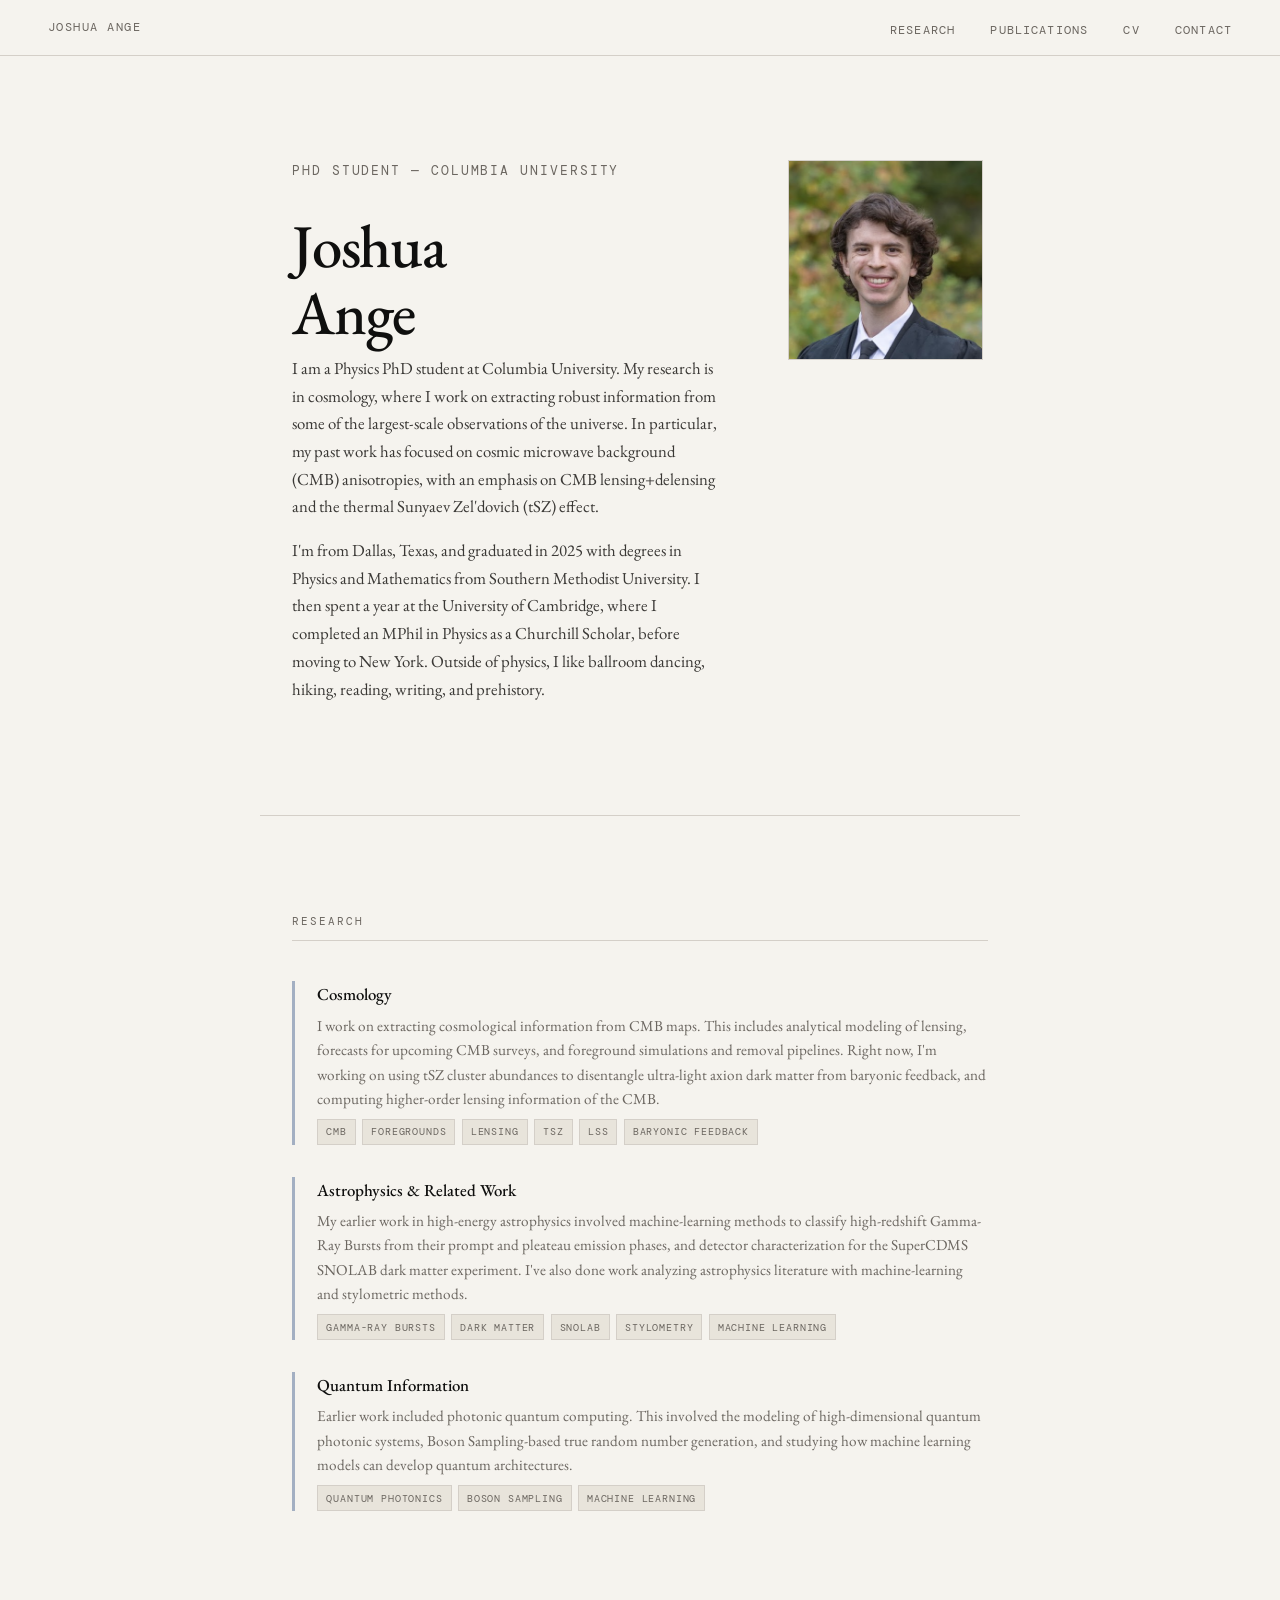
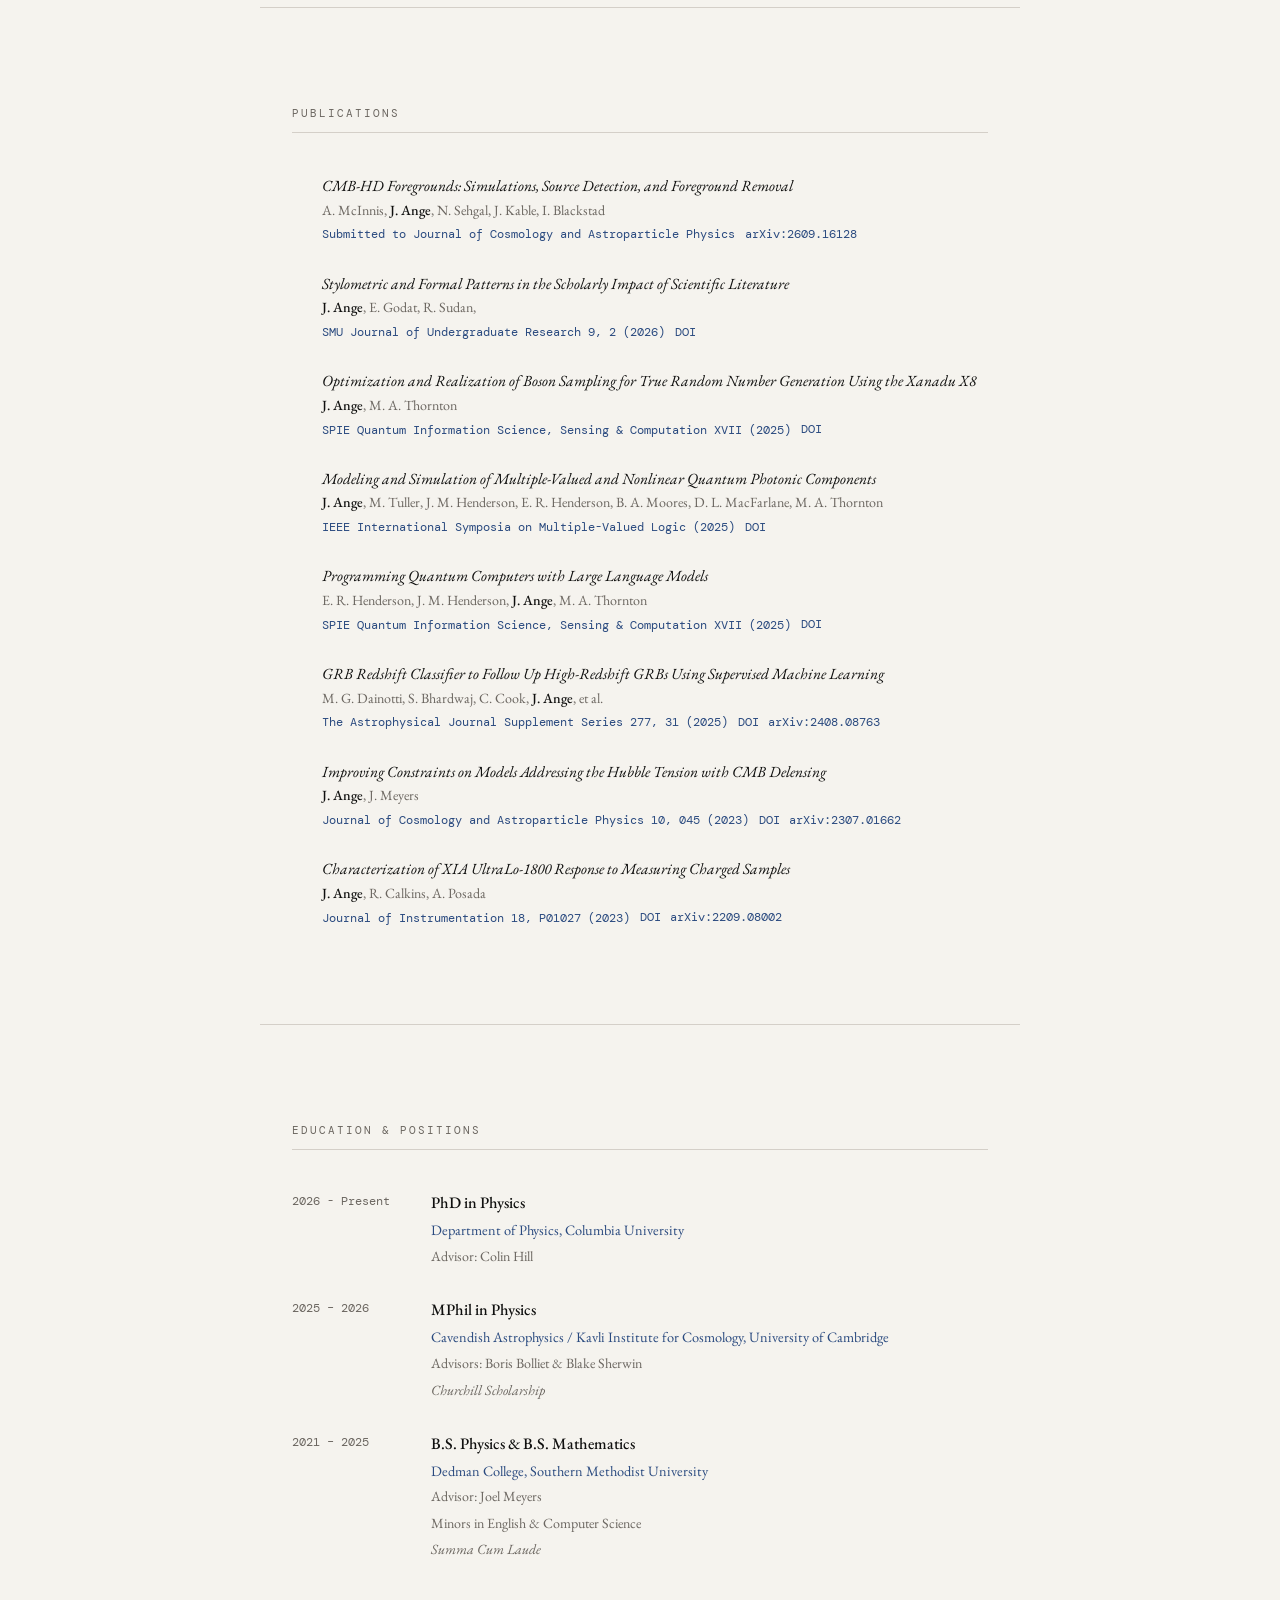
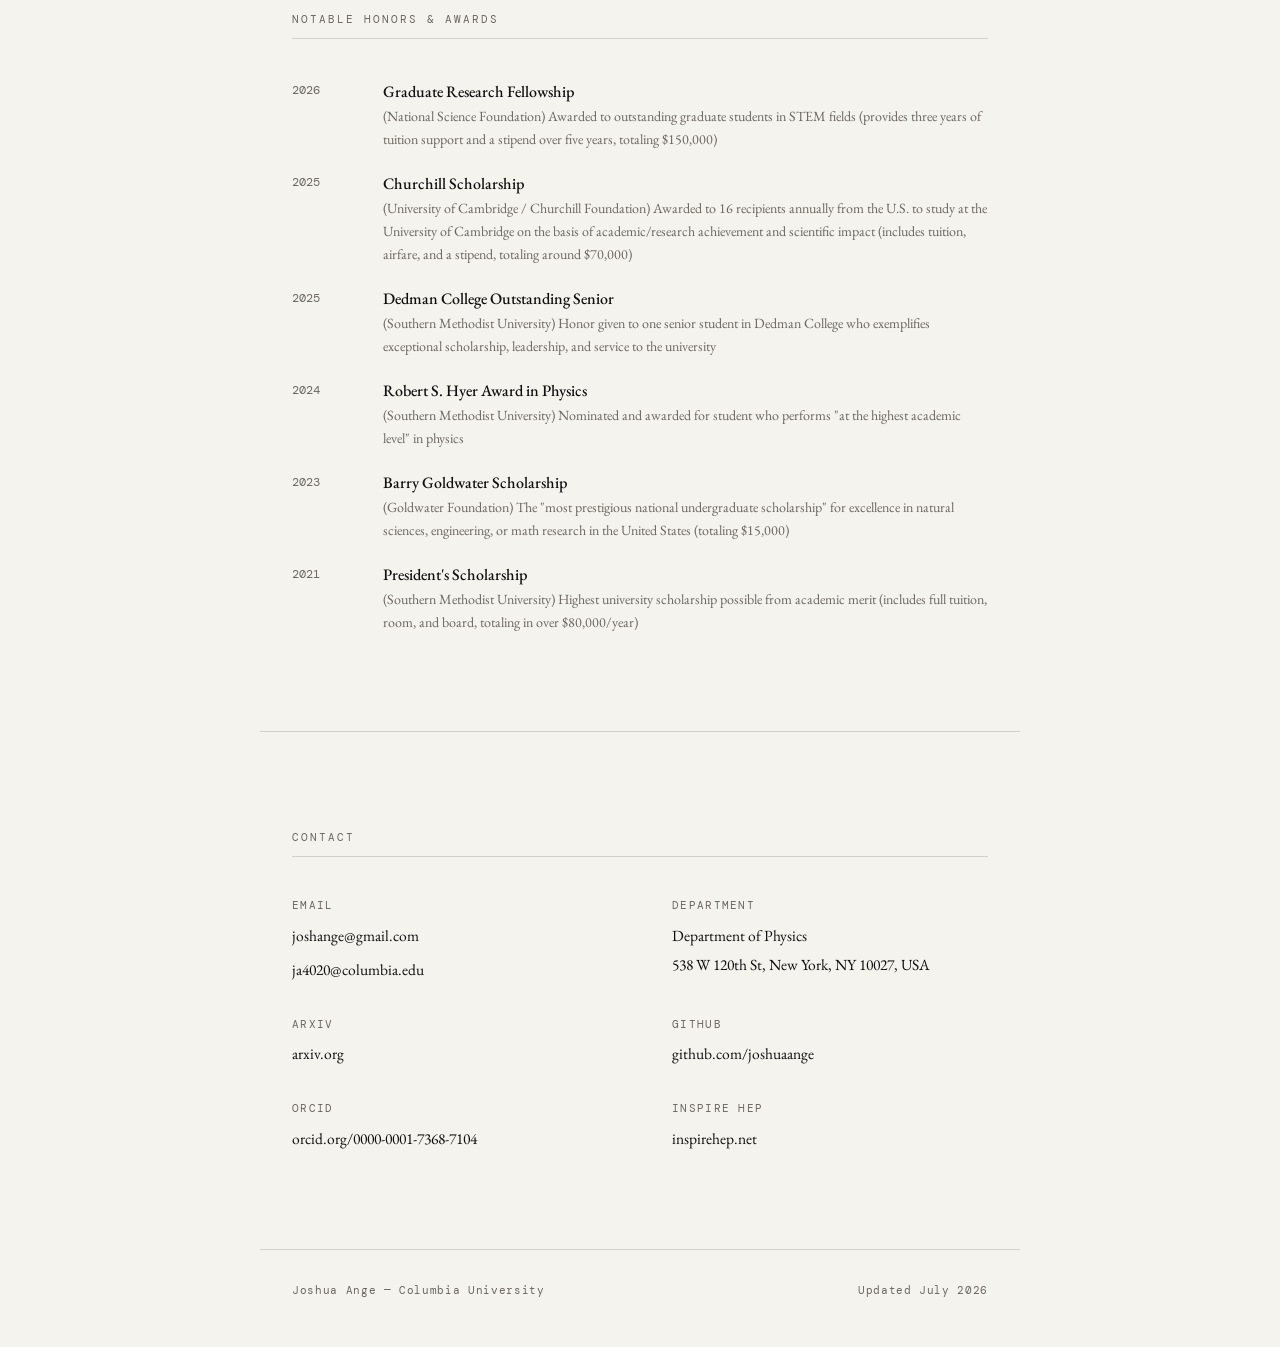
<file: index.html>
<!DOCTYPE html>
<html lang="en">
<head>
  <meta charset="UTF-8" />
  <meta name="viewport" content="width=device-width, initial-scale=1.0" />
  <title>Joshua Ange</title>
  <meta name="description" content="Joshua Ange" />
  <link rel="preconnect" href="https://fonts.googleapis.com" />
  <link rel="preconnect" href="https://fonts.gstatic.com" crossorigin />
  <link href="https://fonts.googleapis.com/css2?family=EB+Garamond:ital,wght@0,400;0,500;0,600;1,400;1,500&family=DM+Mono:wght@300;400;500&display=swap" rel="stylesheet" />

  <style>
    :root {
      --ink: #0f0f0e;
      --paper: #f5f3ee;
      --warm: #e8e4db;
      --accent: #2a4a7f;
      --accent-light: #4a7abf;
      --muted: #6b6660;
      --rule: #d4cfc8;
      --serif: 'EB Garamond', Georgia, serif;
      --mono: 'DM Mono', monospace;
    }

    *, *::before, *::after { box-sizing: border-box; margin: 0; padding: 0; }

    html { scroll-behavior: smooth; }

    body {
      background: var(--paper);
      color: var(--ink);
      font-family: var(--serif);
      font-size: 18px;
      line-height: 1.65;
      -webkit-font-smoothing: antialiased;
    }

    /* ── NAVIGATION ── */
    nav {
      position: fixed;
      top: 0; left: 0; right: 0;
      z-index: 100;
      display: flex;
      align-items: center;
      justify-content: space-between;
      padding: 0 3rem;
      height: 56px;
      background: var(--paper);
      border-bottom: 1px solid var(--rule);
    }

    .nav-name {
      font-family: var(--mono);
      font-size: 0.78rem;
      font-weight: 400;
      letter-spacing: 0.12em;
      text-transform: uppercase;
      color: var(--muted);
      text-decoration: none;
    }

    .nav-links {
      display: flex;
      gap: 2.2rem;
      list-style: none;
    }

    .nav-links a {
      font-family: var(--mono);
      font-size: 0.72rem;
      font-weight: 400;
      letter-spacing: 0.1em;
      text-transform: uppercase;
      color: var(--muted);
      text-decoration: none;
      transition: color 0.2s;
    }

    .nav-links a:hover { color: var(--accent); }

    /* ── SECTIONS ── */
    section {
      max-width: 760px;
      margin: 0 auto;
      padding: 6rem 2rem;
    }

    section + section {
      border-top: 1px solid var(--rule);
    }

    /* ── HERO ── */
    #home {
      padding-top: 10rem;
      padding-bottom: 6rem;
      display: grid;
      grid-template-columns: 1fr 200px;
      gap: 4rem;
      align-items: start;
    }

    .hero-text h1 {
      font-size: clamp(2.6rem, 5vw, 3.8rem);
      font-weight: 500;
      line-height: 1.1;
      letter-spacing: -0.02em;
      margin-bottom: 0.5rem;
    }

    .hero-text .title-line {
      font-family: var(--mono);
      font-size: 0.8rem;
      letter-spacing: 0.15em;
      text-transform: uppercase;
      color: var(--muted);
      margin-bottom: 2rem;
    }

    .hero-text p {
      color: #3a3835;
      font-size: 1.05rem;
      max-width: 520px;
      margin-bottom: 1rem;
    }

    .hero-links {
      margin-top: 2rem;
      display: flex;
      flex-wrap: wrap;
      gap: 1rem;
    }

    .btn {
      display: flex;
      justify-content: center;
      margin-bottom: 2.5rem;
      font-family: var(--mono);
      font-size: 0.72rem;
      font-weight: 500;
      letter-spacing: 0.1em;
      text-transform: uppercase;
      padding: 0.6rem 1.4rem;
      border: 1px solid var(--accent);
      color: var(--accent);
      text-decoration: none;
      transition: background 0.2s, color 0.2s;
    }

    .btn:hover {
      background: var(--accent);
      color: var(--paper);
    }

    .btn-filled {
      background: var(--accent);
      color: var(--paper);
    }

    .btn-filled:hover {
      background: #1d3560;
    }

    .hero-photo {
      width: 195px;
      height: 200px;
      object-fit: cover;
      object-position: center;
      filter: grayscale(10%);
      border: 1px solid var(--rule);
    }

    /* ── SECTION HEADER ── */
    .section-label {
      font-family: var(--mono);
      font-size: 0.7rem;
      letter-spacing: 0.18em;
      text-transform: uppercase;
      color: var(--muted);
      margin-bottom: 2.5rem;
      padding-bottom: 0.6rem;
      border-bottom: 1px solid var(--rule);
    }

    /* ── RESEARCH ── */
    .research-grid {
      display: grid;
      gap: 2rem;
    }

    .research-card {
      display: grid;
      grid-template-columns: 3px 1fr;
      gap: 1.4rem;
    }

    .research-card .stripe {
      background: var(--accent);
      opacity: 0.4;
    }

    .research-card h3 {
      font-size: 1.05rem;
      font-weight: 500;
      margin-bottom: 0.3rem;
    }

    .research-card p {
      font-size: 0.95rem;
      color: var(--muted);
      line-height: 1.6;
    }

    .research-card .tags {
      margin-top: 0.5rem;
      display: flex;
      flex-wrap: wrap;
      gap: 0.4rem;
    }

    .tag {
      font-family: var(--mono);
      font-size: 0.65rem;
      letter-spacing: 0.08em;
      text-transform: uppercase;
      padding: 0.2rem 0.5rem;
      background: var(--warm);
      color: var(--muted);
      border: 1px solid var(--rule);
    }

    /* ── PUBLICATIONS ── */
    .pub-list {
      list-style: none;
      display: grid;
      gap: 1.6rem;
    }

    .pub-list li {
      display: grid;
      grid-template-columns: 2ch 1fr;
      gap: 1rem;
      font-size: 0.97rem;
    }

    .pub-num {
      font-family: var(--mono);
      font-size: 0.75rem;
      color: var(--muted);
      padding-top: 0.2rem;
    }

    .pub-body {}

    .pub-title {
      font-style: italic;
      color: var(--ink);
    }

    .pub-authors {
      color: var(--muted);
      font-size: 0.88rem;
    }

    .pub-authors strong {
      color: var(--ink);
      font-style: normal;
      font-weight: 500;
    }

    .pub-venue {
      font-family: var(--mono);
      font-size: 0.72rem;
      color: var(--accent);
      margin-top: 0.2rem;
      display: flex;
      align-items: center;
      gap: 0.6rem;
      flex-wrap: wrap;
    }

    .pub-venue a {
      color: var(--accent);
      text-decoration: none;
      border-bottom: 1px solid transparent;
      transition: border-color 0.2s;
    }

    .pub-venue a:hover { border-color: var(--accent); }

    .pub-status {
      font-family: var(--mono);
      font-size: 0.65rem;
      letter-spacing: 0.06em;
      padding: 0.15rem 0.4rem;
      border: 1px solid var(--rule);
      color: var(--muted);
    }

    /* ── AWARDS ── */
    .awards-list {
      list-style: none;
      display: grid;
      gap: 1.2rem;
    }

    .award-item {
      display: grid;
      grid-template-columns: 72px 1fr;
      gap: 1.2rem;
      align-items: start;
    }

    .award-year {
      font-family: var(--mono);
      font-size: 0.75rem;
      color: var(--muted);
      padding-top: 0.18rem;
    }

    .award-name {
      font-weight: 500;
      font-size: 1rem;
    }

    .award-desc {
      font-size: 0.88rem;
      color: var(--muted);
    }

    /* ── CV / EDUCATION ── */
    .timeline {
      list-style: none;
      display: grid;
      gap: 1.8rem;
    }

    .timeline-item {
      display: grid;
      grid-template-columns: 120px 1fr;
      gap: 1.2rem;
      align-items: start;
    }

    .timeline-date {
      font-family: var(--mono);
      font-size: 0.73rem;
      color: var(--muted);
      padding-top: 0.2rem;
      line-height: 1.4;
    }

    .timeline-body h3 {
      font-size: 1rem;
      font-weight: 500;
      margin-bottom: 0.1rem;
    }

    .timeline-body .place {
      font-size: 0.9rem;
      color: var(--accent);
    }

    .timeline-body .detail {
      font-size: 0.88rem;
      color: var(--muted);
      margin-top: 0.2rem;
    }

    /* ── CONTACT ── */
    .contact-block {
      display: grid;
      grid-template-columns: 1fr 1fr;
      gap: 2rem 4rem;
    }

    .contact-field label {
      display: block;
      font-family: var(--mono);
      font-size: 0.68rem;
      letter-spacing: 0.12em;
      text-transform: uppercase;
      color: var(--muted);
      margin-bottom: 0.3rem;
    }

    .contact-field a, .contact-field span {
      font-size: 0.97rem;
      color: var(--ink);
      text-decoration: none;
    }

    .contact-field a:hover { color: var(--accent); }

    /* ── FOOTER ── */
    footer {
      max-width: 760px;
      margin: 0 auto;
      padding: 2rem 2rem 3rem;
      border-top: 1px solid var(--rule);
      display: flex;
      justify-content: space-between;
      align-items: center;
    }

    footer p {
      font-family: var(--mono);
      font-size: 0.68rem;
      letter-spacing: 0.06em;
      color: var(--muted);
    }

    /* ── RESPONSIVE ── */
    @media (max-width: 640px) {
      nav { padding: 0 1.2rem; }
      .nav-links { gap: 1.2rem; }

      #home {
        grid-template-columns: 1fr;
        padding-top: 8rem;
      }

      .hero-photo {
        width: 130px;
        height: 160px;
        order: -1;
      }

      .timeline-item, .award-item {
        grid-template-columns: 1fr;
        gap: 0.3rem;
      }

      .contact-block {
        grid-template-columns: 1fr;
        gap: 1.4rem;
      }
    }

    /* ── FADE IN ── */
    @keyframes fadeUp {
      from { opacity: 0; transform: translateY(16px); }
      to   { opacity: 1; transform: translateY(0); }
    }

    .fade-in {
      opacity: 0;
      animation: fadeUp 0.7s ease forwards;
    }

    .fade-in:nth-child(2) { animation-delay: 0.1s; }
    .fade-in:nth-child(3) { animation-delay: 0.2s; }
    .fade-in:nth-child(4) { animation-delay: 0.3s; }
  </style>
</head>
<body>

  <!-- NAV -->
  <nav>
    <a href="#home" class="nav-name">Joshua Ange</a>
    <ul class="nav-links">
      <li><a href="#research">Research</a></li>
      <li><a href="#publications">Publications</a></li>
      <li><a href="#cv">CV</a></li>
      <li><a href="#contact">Contact</a></li>
    </ul>
  </nav>

  <!-- HERO -->
  <section id="home">
    <div class="hero-text">
      <p class="title-line">Phd Student &mdash; Columbia University</p>
      <h1 class="fade-in">Joshua<br>Ange</h1>
      <p class="fade-in" style="animation-delay:0.1s">
        I am a Physics PhD student at Columbia University. My research is in cosmology, where I work on extracting robust information from some of the largest-scale observations of the universe. In particular, my past work has focused on cosmic microwave background (CMB) anisotropies, with an emphasis on CMB lensing+delensing and the thermal Sunyaev Zel'dovich (tSZ) effect.
      </p>
      <p class="fade-in" style="animation-delay:0.2s">
        I'm from Dallas, Texas, and graduated in 2025 with degrees in Physics and Mathematics from Southern Methodist University. I then spent a year at the University of Cambridge, where I completed an MPhil in Physics as a Churchill Scholar, before moving to New York. Outside of physics, I like ballroom dancing, hiking, reading, writing, and prehistory.
      </p>
    </div>
    <img src="face_Cambridge.png" alt="Joshua Ange" class="hero-photo fade-in" style="animation-delay:0.15s" onerror="this.style.display='none'" />
  </section>

  <!-- RESEARCH -->
  <section id="research">
    <p class="section-label">Research</p>
    <div class="research-grid">

      <div class="research-card fade-in">
        <div class="stripe"></div>
        <div>
          <h3>Cosmology</h3>
          <p>I work on extracting cosmological information from CMB maps. This includes analytical modeling of lensing, forecasts for upcoming CMB surveys, and foreground simulations and removal pipelines. 
          Right now, I'm working on using tSZ cluster abundances to disentangle ultra-light axion dark matter from baryonic feedback, and computing higher-order lensing information of the CMB.
          </p>
          <div class="tags">
            <span class="tag">CMB</span>
            <span class="tag">Foregrounds</span>
            <span class="tag">Lensing</span>
            <span class="tag">tSZ</span>
            <span class="tag">LSS</span>
            <span class="tag">Baryonic Feedback</span>
          </div>
        </div>
      </div>

      <div class="research-card fade-in" style="animation-delay:0.1s">
        <div class="stripe"></div>
        <div>
          <h3>Astrophysics &amp; Related Work</h3>
          <p>My earlier work in high-energy astrophysics involved machine-learning methods to classify high-redshift Gamma-Ray Bursts from their prompt and pleateau emission phases, and detector characterization for the SuperCDMS SNOLAB dark matter experiment. I've also done work analyzing astrophysics literature with machine-learning and stylometric methods.</p>
          <div class="tags">
            <span class="tag">Gamma-Ray Bursts</span>
            <span class="tag">Dark Matter</span>
            <span class="tag">SNOLAB</span>
            <span class="tag">Stylometry</span>
            <span class="tag">Machine Learning</span>
          </div>
        </div>
      </div>

      <div class="research-card fade-in" style="animation-delay:0.2s">
        <div class="stripe"></div>
        <div>
          <h3>Quantum Information</h3>
          <p>Earlier work included photonic quantum computing. This involved the modeling of high-dimensional quantum photonic systems, Boson Sampling-based true random number generation, and studying how machine learning models can develop quantum architectures.</p>
          <div class="tags">
            <span class="tag">Quantum Photonics</span>
            <span class="tag">Boson Sampling</span>
            <span class="tag">Machine Learning</span>
          </div>
        </div>
      </div>

    </div>
  </section>

  <!-- PUBLICATIONS -->
  <section id="publications">
    <p class="section-label">Publications</p>
    <ol class="pub-list">

      <li>
        <span class="pub-num"></span>
        <div class="pub-body">
          <div class="pub-title">CMB-HD Foregrounds: Simulations, Source Detection, and Foreground Removal</div>
          <div class="pub-authors">A. McInnis, <strong>J. Ange</strong>, N. Sehgal, J. Kable, I. Blackstad</div>
          <div class="pub-venue">
            <span>Submitted to Journal of Cosmology and Astroparticle Physics</span>
            <a href="https://arxiv.org/abs/2609.16128" target="_blank" rel="noopener">arXiv:2609.16128</a>
          </div>
        </div>
      </li>

      <li>
        <span class="pub-num"></span>
        <div class="pub-body">
          <div class="pub-title">Stylometric and Formal Patterns in the Scholarly Impact of Scientific Literature</div>
          <div class="pub-authors"><strong>J. Ange</strong>, E. Godat, R. Sudan,</div>
          <div class="pub-venue">
            <span>SMU Journal of Undergraduate Research 9, 2 (2026)</span>
            <a href="https://scholar.smu.edu/jour/vol9/iss2/1" target="_blank" rel="noopener">DOI</a>
          </div>
        </div>
      </li>

      <li>
        <span class="pub-num"></span>
        <div class="pub-body">
          <div class="pub-title">Optimization and Realization of Boson Sampling for True Random Number Generation Using the Xanadu X8</div>
          <div class="pub-authors"><strong>J. Ange</strong>, M. A. Thornton</div>
          <div class="pub-venue">
            <span>SPIE Quantum Information Science, Sensing &amp; Computation XVII (2025)</span>
            <a href="https://doi.org/10.1117/12.3053219" target="_blank" rel="noopener">DOI</a>
          </div>
        </div>
      </li>

      <li>
        <span class="pub-num"></span>
        <div class="pub-body">
          <div class="pub-title">Modeling and Simulation of Multiple-Valued and Nonlinear Quantum Photonic Components</div>
          <div class="pub-authors"><strong>J. Ange</strong>, M. Tuller, J. M. Henderson, E. R. Henderson, B. A. Moores, D. L. MacFarlane, M. A. Thornton</div>
          <div class="pub-venue">
            <span>IEEE International Symposia on Multiple-Valued Logic (2025)</span>
            <a href="https://doi.org/10.1109/ISMVL64713.2025.00032" target="_blank" rel="noopener">DOI</a>
          </div>
        </div>
      </li>

      <li>
        <span class="pub-num"></span>
        <div class="pub-body">
          <div class="pub-title">Programming Quantum Computers with Large Language Models</div>
          <div class="pub-authors">E. R. Henderson, J. M. Henderson, <strong>J. Ange</strong>, M. A. Thornton</div>
          <div class="pub-venue">
            <span>SPIE Quantum Information Science, Sensing &amp; Computation XVII (2025)</span>
            <a href="https://doi.org/10.1117/12.3049666" target="_blank" rel="noopener">DOI</a>
          </div>
        </div>
      </li>

      <li>
        <span class="pub-num"></span>
        <div class="pub-body">
          <div class="pub-title">GRB Redshift Classifier to Follow Up High-Redshift GRBs Using Supervised Machine Learning</div>
          <div class="pub-authors">M. G. Dainotti, S. Bhardwaj, C. Cook, <strong>J. Ange</strong>, et al.</div>
          <div class="pub-venue">
            <span>The Astrophysical Journal Supplement Series 277, 31 (2025)</span>
            <a href="https://doi.org/10.3847/1538-4365/adafa9" target="_blank" rel="noopener">DOI</a>
            <a href="https://arxiv.org/abs/2408.08763" target="_blank" rel="noopener">arXiv:2408.08763</a>
          </div>
        </div>
      </li>

      <li>
        <span class="pub-num"></span>
        <div class="pub-body">
          <div class="pub-title">Improving Constraints on Models Addressing the Hubble Tension with CMB Delensing</div>
          <div class="pub-authors"><strong>J. Ange</strong>, J. Meyers</div>
          <div class="pub-venue">
            <span>Journal of Cosmology and Astroparticle Physics 10, 045 (2023)</span>
            <a href="https://doi.org/10.1088/1475-7516/2023/10/045" target="_blank" rel="noopener">DOI</a>
            <a href="https://arxiv.org/abs/2307.01662" target="_blank" rel="noopener">arXiv:2307.01662</a>
          </div>
        </div>
      </li>

      <li>
        <span class="pub-num"></span>
        <div class="pub-body">
          <div class="pub-title">Characterization of XIA UltraLo-1800 Response to Measuring Charged Samples</div>
          <div class="pub-authors"><strong>J. Ange</strong>, R. Calkins, A. Posada</div>
          <div class="pub-venue">
            <span>Journal of Instrumentation 18, P01027 (2023)</span>
            <a href="https://doi.org/10.1088/1748-0221/18/01/P01027" target="_blank" rel="noopener">DOI</a>
            <a href="https://arxiv.org/abs/2209.08002" target="_blank" rel="noopener">arXiv:2209.08002</a>
          </div>
        </div>
      </li>

    </ol>
  </section>

  <!-- CV -->
  <section id="cv">
    <div class="section-header">
      <p class="section-label">Education &amp; Positions
      </p>
    </div>
    <ul class="timeline">
 
      <li class="timeline-item">
        <span class="timeline-date">2026 - Present</span>
        <div class="timeline-body">
          <h3>PhD in Physics</h3>
          <div class="place">Department of Physics, Columbia University</div>
          <div class="detail">Advisor: Colin Hill</div>
        </div>
      </li>

      <li class="timeline-item">
        <span class="timeline-date">2025 – 2026</span>
        <div class="timeline-body">
          <h3>MPhil in Physics</h3>
          <div class="place">Cavendish Astrophysics / Kavli Institute for Cosmology, University of Cambridge</div>
          <div class="detail">Advisors: Boris Bolliet &amp; Blake Sherwin</div>
          <div class="detail"><em>Churchill Scholarship</em></div>
        </div>
      </li>

      <li class="timeline-item">
        <span class="timeline-date">2021 – 2025</span>
        <div class="timeline-body">
          <h3>B.S. Physics &amp; B.S. Mathematics</h3>
          <div class="place">Dedman College, Southern Methodist University</div>
          <div class="detail">Advisor: Joel Meyers</div>
          <div class="detail">Minors in English &amp; Computer Science</div>
          <div class="detail"><em>Summa Cum Laude</em></div>
        </div>
      </li>

    </ul>

    <p class="section-label" style="margin-top:3rem">Notable Honors &amp; Awards</p>
    <ul class="awards-list">

      <li class="award-item">
        <span class="award-year">2026</span>
        <div>
          <div class="award-name">Graduate Research Fellowship</div>
          <div class="award-desc">(National Science Foundation)  Awarded to outstanding graduate students in STEM fields (provides three years of tuition support and a stipend over five years, totaling $150,000)</div>
        </div>
      </li>

      <li class="award-item">
        <span class="award-year">2025</span>
        <div>
          <div class="award-name">Churchill Scholarship</div>
          <div class="award-desc">(University of Cambridge / Churchill Foundation) Awarded to 16 recipients annually from the U.S. to study at the University of Cambridge on the basis of academic/research achievement and scientific impact (includes tuition, airfare, and a stipend, totaling around $70,000)</div>
        </div>
      </li>

      <li class="award-item">
        <span class="award-year">2025</span>
        <div>
          <div class="award-name">Dedman College Outstanding Senior</div>
          <div class="award-desc">(Southern Methodist University) Honor given to one senior student in Dedman College who exemplifies exceptional scholarship, leadership, and service to the university</div>
        </div>
      </li>

      <li class="award-item">
        <span class="award-year">2024</span>
        <div>
          <div class="award-name">Robert S. Hyer Award in Physics</div>
          <div class="award-desc">(Southern Methodist University) Nominated and awarded for student who performs "at the highest academic level" in physics</div>
        </div>
      </li>

      <li class="award-item">
        <span class="award-year">2023</span>
        <div>
          <div class="award-name">Barry Goldwater Scholarship</div>
          <div class="award-desc">(Goldwater Foundation)  The "most prestigious national undergraduate scholarship" for excellence in natural sciences, engineering, or math research in the United States (totaling $15,000)</div>
        </div>
      </li>

      <li class="award-item">
        <span class="award-year">2021</span>
        <div>
          <div class="award-name">President's Scholarship</div>
          <div class="award-desc">(Southern Methodist University)  Highest university scholarship possible from academic merit (includes full tuition, room, and board, totaling in over $80,000/year)</div>
        </div>
      </li>

    </ul>
  </section>

  <!-- CONTACT -->
  <section id="contact">
    <p class="section-label">Contact</p>
    <div class="contact-block">
      
      <div class="contact-field">
        <label>Email</label>
        <a href="mailto:joshange@gmail.com">joshange@gmail.com</a>
        <label></label>
        <a href="mailto:ja4020@columbia.edu">ja4020@columbia.edu</a>
      </div>

      <div class="contact-field">
        <label>Department</label>
        <span>Department of Physics<br>
        538 W 120th St, New York, NY 10027, USA
      </span>
      </div>
      <div class="contact-field">
        <label>arXiv</label>
        <a href="https://arxiv.org/search/?query=ange+joshua&searchtype=author" target="_blank" rel="noopener">arxiv.org</a>
      </div>
      <div class="contact-field">
        <label>GitHub</label>
        <a href="https://github.com/joshuaange" target="_blank" rel="noopener">github.com/joshuaange</a>
      </div>
      <div class="contact-field">
        <label>ORCID</label>
        <a href="https://orcid.org/0000-0001-7368-7104" target="_blank" rel="noopener">orcid.org/0000-0001-7368-7104</a>
      </div>
      <div class="contact-field">
        <label>Inspire HEP</label>
        <a href="https://inspirehep.net/literature?sort=mostrecent&size=25&page=1&q=a%20Joshua.Ange.1&ui-citation-summary=true" target="_blank" rel="noopener">inspirehep.net</a>
      </div>
    </div>
  </section>

  <!-- FOOTER -->
  <footer>
    <p>Joshua Ange &mdash; Columbia University</p>
    <p>Updated July 2026</p>
  </footer>

</body>
</html>
</file>
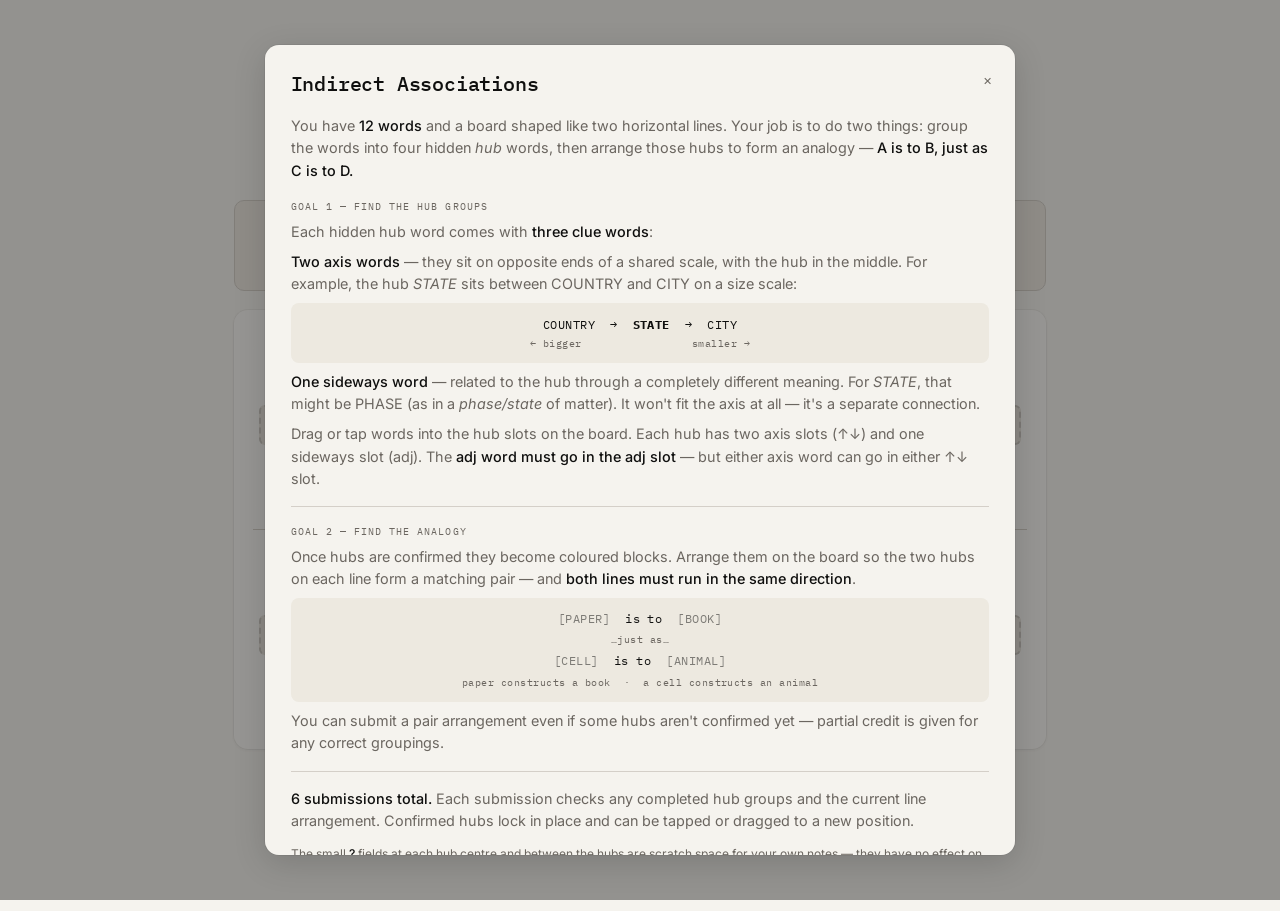
<file: indirect-associations.html>
<!DOCTYPE html>
<html lang="en">
<head>
<meta charset="UTF-8" />
<meta name="viewport" content="width=device-width, initial-scale=1.0" />
<title>Indirect Associations — Joshua Ange</title>
<link rel="preconnect" href="https://fonts.googleapis.com" />
<link rel="preconnect" href="https://fonts.gstatic.com" crossorigin />
<link href="https://fonts.googleapis.com/css2?family=Inter:wght@400;500;600&family=IBM+Plex+Mono:wght@400;500&family=Patrick+Hand&display=swap" rel="stylesheet">
<style>
:root {
  --ink: #0f0f0e;
  --paper: #f5f3ee;
  --warm: #ede9e0;
  --surface: #faf8f4;
  --accent: #2a4a7f;
  --muted: #6b6660;
  --rule: #d4cfc8;
  --mono: 'IBM Plex Mono', monospace;
  --sans: 'Inter', system-ui, sans-serif;
  --hub-1: #4e9a5e;
  --hub-2: #3b6dbf;
  --hub-3: #b56d1e;
  --hub-4: #8050a0;
  --tile-bg: #2a2826;
  --tile-text: #f5f3ee;
  --tile-empty-bg: #e8e4db;
  --tile-empty-border: #ccc8c0;
  --tile-hover-bg: #ddd6c8;
  --tile-hover-border: #a09888;
  --hand: 'Patrick Hand', cursive;
  /* Slot sizing: fluid, shrinks hard on tiny screens */
  --slot-w: clamp(62px, 11vw, 112px);
  --slot-h: clamp(30px, 4.5vw, 40px);
  --conn-h: clamp(18px, 3vw, 28px);
  --font-tile: clamp(.52rem, 1.6vw, .72rem);
}

*, *::before, *::after { box-sizing: border-box; margin: 0; padding: 0; }
html { height: 100%; }
body {
  background: var(--paper);
  color: var(--ink);
  font-family: var(--sans);
  font-size: 16px;
  line-height: 1.5;
  -webkit-font-smoothing: antialiased;
  min-height: 100%;
  -webkit-user-select: none;
  user-select: none;
  /* Allow normal page scroll — we only block it when actually dragging */
  overscroll-behavior: contain;
}

.page-wrap {
  max-width: 860px;
  margin: 0 auto;
  padding: clamp(1.5rem, 5vw, 3rem) clamp(.8rem, 3vw, 1.5rem) 4rem;
  display: flex;
  flex-direction: column;
  align-items: center;
}
.page-wrap > * { width: 100%; }

.page-header { margin-bottom: 1.4rem; text-align: center; }
.page-header h1 {
  font-family: var(--mono);
  font-size: clamp(1.1rem, 4vw, 1.7rem);
  font-weight: 500;
  letter-spacing: -.02em;
  color: var(--ink);
  margin-bottom: .2rem;
}
.page-header .subtitle {
  font-family: var(--mono);
  font-size: clamp(.6rem, 2vw, .7rem);
  letter-spacing: .12em;
  text-transform: uppercase;
  color: var(--muted);
}

.attempts-bar {
  display: flex; align-items: center; justify-content: center; gap: .6rem;
  margin-bottom: 1rem;
  font-family: var(--mono); font-size: clamp(.6rem, 2vw, .68rem); letter-spacing: .08em;
  text-transform: uppercase; color: var(--muted);
}
.attempt-pips { display: flex; gap: .3rem; }
.pip {
  width: 9px; height: 9px; border-radius: 50%;
  border: 1.5px solid var(--muted); background: transparent;
  transition: background .25s;
}
.pip.used { background: var(--ink); border-color: var(--ink); }

.feedback {
  font-family: var(--mono); font-size: clamp(.62rem, 2vw, .72rem); letter-spacing: .04em;
  color: var(--muted); min-height: 1.3rem; margin-bottom: 1rem;
  text-align: center;
}
.feedback.correct  { color: #2d7a3a; }
.feedback.incorrect { color: #b03030; }

/* WORD BANK */
.word-bank-section { margin-bottom: 1.2rem; }
.word-bank {
  display: flex; flex-wrap: wrap; justify-content: center; gap: .4rem;
  padding: .7rem;
  border-radius: 10px; background: var(--warm);
  border: 1px solid var(--rule);
}
.word-token {
  font-family: var(--mono); font-size: var(--font-tile); font-weight: 500;
  letter-spacing: .04em; text-transform: uppercase;
  padding: .4rem .7rem; border-radius: 6px;
  background: var(--tile-bg); color: var(--tile-text);
  border: none; cursor: grab; user-select: none;
  transition: background .12s, transform .1s;
  box-shadow: 0 1px 3px rgba(0,0,0,.2);
}
.word-token:hover { background: #3f3f46; transform: translateY(-1px); }
.word-token.is-dragging { opacity: .35; }
.word-token.placed { display: none; }

/* BOARD */
.board-section { margin-bottom: 1.4rem; }
.board-card {
  background: var(--surface);
  border-radius: 14px;
  padding: clamp(.6rem, 2.5vw, 1.6rem) clamp(.3rem, 1.5vw, 1.2rem);
  box-shadow: 0 1px 4px rgba(0,0,0,.06), 0 0 0 1px rgba(0,0,0,.04);
  overflow-x: auto;
  -webkit-overflow-scrolling: touch;
}
.board { display: flex; flex-direction: column; gap: 0; }

.just-as-divider {
  display: flex; align-items: center; gap: .5rem;
  padding: .5rem 0;
  font-family: var(--mono); font-size: clamp(.58rem, 1.8vw, .68rem);
  letter-spacing: .12em; text-transform: uppercase; color: #aaa;
}
.just-as-divider::before,
.just-as-divider::after { content: ''; flex: 1; height: 1px; background: var(--rule); }

.analogy-line {
  display: flex; align-items: center;
  padding: .3rem 0;
  border-radius: 8px;
  transition: background .35s;
  position: relative;
}
.analogy-line::before {
  content: ''; pointer-events: none;
  position: absolute; left: 0; right: 0;
  top: 50%; transform: translateY(-50%);
  height: 2px; background: var(--rule);
  transition: background .35s;
  z-index: 0;
}
.analogy-line.line-solved { background: rgba(42,74,127,.05); }
.analogy-line.line-solved::before { background: var(--accent); }
.analogy-line.line-solved .v-seg { background: var(--accent); }

.hub-connector {
  flex: 1; min-width: 40px;
  display: flex; flex-direction: column; align-items: center; justify-content: center;
  position: relative; z-index: 1;
  gap: 2px;
}
.is-to-label {
  font-family: var(--mono); font-size: clamp(.5rem, 1.6vw, .62rem);
  letter-spacing: .1em; text-transform: uppercase; color: #aaa;
  white-space: nowrap; padding: 0 .4rem; line-height: 1;
  background: var(--surface);
  position: relative; z-index: 2;
  transition: background .35s, color .35s;
}
.analogy-line.line-solved .is-to-label { background: transparent; color: var(--accent); }

.connector-note {
  font-family: var(--hand); font-size: clamp(.8rem, 2.5vw, .95rem);
  text-align: center;
  border: none; outline: none; background: var(--surface);
  color: #999; width: 100%;
  padding: 0 .3rem; line-height: 1;
  position: relative; z-index: 2;
  transition: background .35s, color .35s;
  /* allow typing on mobile */
  -webkit-user-select: text;
  user-select: text;
  touch-action: auto;
}
.connector-note::placeholder { color: #ccc; }
.connector-note:focus { color: #555; }
.analogy-line.line-solved .connector-note { background: transparent; color: rgba(42,74,127,.5); }
.analogy-line.line-solved .connector-note::placeholder { color: rgba(42,74,127,.3); }
.analogy-line.line-solved .connector-note:focus { color: var(--accent); }

.hub-block {
  display: flex; flex-direction: row; align-items: center;
  padding: .25rem;
  border: 2px solid transparent; border-radius: 10px;
  transition: background .2s, border-color .2s;
  user-select: none;
  position: relative; z-index: 1;
  background: var(--surface);
}
.hub-block.drag-over-block { border-color: var(--accent); }

.h-conn { width: clamp(8px, 1.5vw, 14px); height: 2px; flex-shrink: 0; background: transparent; }
.vert-col { display: flex; flex-direction: column; align-items: center; flex-shrink: 0; position: relative; z-index: 1; }
.v-seg { width: 2px; height: var(--conn-h); background: var(--rule); transition: background .35s; }

.hub-note {
  width: clamp(36px, 7vw, 60px); height: 20px;
  font-family: var(--hand); font-size: clamp(.8rem, 2.5vw, 1rem);
  text-align: center;
  border: none; border-bottom: 1px dashed #ccc; background: transparent;
  color: #999; outline: none; flex-shrink: 0; cursor: text;
  position: relative; z-index: 1;
  -webkit-user-select: text;
  user-select: text;
  touch-action: auto;
}
.hub-note::placeholder { color: #ccc; }
.hub-note:focus { border-bottom-color: #888; color: #555; }
.hub-block[class*="confirmed-"] .hub-note { border-bottom-color: rgba(255,255,255,.3); color: rgba(255,255,255,.65); }
.hub-block[class*="confirmed-"] .hub-note:focus { border-bottom-color: rgba(255,255,255,.7); color: #fff; }
.hub-block[class*="confirmed-"] .hub-note::placeholder { color: rgba(255,255,255,.3); }

.word-slot {
  width: var(--slot-w); height: var(--slot-h);
  border-radius: 6px;
  background: var(--tile-empty-bg);
  border: 2px dashed var(--tile-empty-border);
  display: flex; align-items: center; justify-content: center;
  cursor: pointer; flex-shrink: 0;
  transition: border-color .12s, background .12s, box-shadow .12s;
  overflow: hidden;
}
.word-slot:hover { border-color: var(--tile-hover-border); background: var(--tile-hover-bg); box-shadow: 0 0 0 3px rgba(160,152,136,.18); }
.word-slot.drag-over { border-color: var(--accent); background: #dce6f0; box-shadow: 0 0 0 3px rgba(42,74,127,.15); border-style: solid; }
.slot-label { font-family: var(--mono); font-size: clamp(.5rem, 1.5vw, .58rem); letter-spacing: .08em; text-transform: uppercase; color: #bbb; pointer-events: none; }

.placed-word {
  font-family: var(--mono); font-size: var(--font-tile); font-weight: 500;
  letter-spacing: .04em; text-transform: uppercase;
  color: var(--tile-text); background: var(--tile-bg);
  border-radius: 4px;
  cursor: grab; user-select: none;
  width: 100%; height: 100%;
  display: flex; align-items: center; justify-content: center;
  transition: background .1s;
}
.placed-word:hover { background: #3f3f46; }

.placed-word-locked {
  font-family: var(--mono); font-size: var(--font-tile); font-weight: 500;
  letter-spacing: .04em; text-transform: uppercase;
  color: rgba(255,255,255,.92); background: rgba(0,0,0,.18);
  border-radius: 4px;
  width: 100%; height: 100%;
  display: flex; align-items: center; justify-content: center;
  cursor: default; user-select: none; pointer-events: none;
}

.hub-block.confirmed-1 { background: var(--hub-1); border-color: var(--hub-1); }
.hub-block.confirmed-2 { background: var(--hub-2); border-color: var(--hub-2); }
.hub-block.confirmed-3 { background: var(--hub-3); border-color: var(--hub-3); }
.hub-block.confirmed-4 { background: var(--hub-4); border-color: var(--hub-4); }
.hub-block[class*="confirmed-"] .word-slot { background: transparent; border: none; }
.hub-block[class*="confirmed-"] .h-conn { background: transparent; }
.hub-block[class*="confirmed-"] .v-seg  { background: rgba(255,255,255,.35); }
.hub-block.locked { cursor: grab; }
.hub-block.locked:active { cursor: grabbing; }
.hub-block.line-locked { cursor: default; }

/* Selected hub block */
.hub-block.hub-selected {
  outline: 3px solid var(--accent);
  outline-offset: 2px;
}

/* Share button in completion modal */
.share-feedback {
  font-family: var(--mono); font-size: .65rem; letter-spacing: .06em;
  color: #2d7a3a; opacity: 0; transition: opacity .3s;
}
.share-feedback.visible { opacity: 1; }
.word-token.selected {
  background: var(--accent);
  color: #fff;
  box-shadow: 0 0 0 3px rgba(42,74,127,.35);
  transform: translateY(-2px);
}
.placed-word.selected {
  background: var(--accent);
  color: #fff;
}
/* Slots pulse when a word is selected, to signal they're droppable */
.tap-ready .word-slot:not([data-confirmed]) {
  border-style: solid;
  border-color: var(--accent);
  background: #dce6f0;
}
#drag-ghost {
  position: fixed;
  pointer-events: none;
  z-index: 1000;
  opacity: .85;
  transform: translate(-50%, -50%) scale(1.08);
  border-radius: 6px;
  padding: .4rem .7rem;
  font-family: var(--mono); font-size: var(--font-tile); font-weight: 500;
  letter-spacing: .04em; text-transform: uppercase;
  background: var(--tile-bg); color: var(--tile-text);
  box-shadow: 0 4px 16px rgba(0,0,0,.3);
  white-space: nowrap;
  display: none;
}

.controls {
  display: flex; gap: .8rem; align-items: center; justify-content: center;
  margin-bottom: 2rem; flex-wrap: wrap;
}
.btn {
  font-family: var(--mono); font-size: clamp(.62rem, 2vw, .68rem); font-weight: 500;
  letter-spacing: .08em; text-transform: uppercase;
  padding: .55rem 1.3rem; border-radius: 6px;
  border: 1.5px solid var(--accent); color: var(--accent);
  background: transparent; cursor: pointer;
  transition: background .15s, color .15s;
  /* large touch target */
  min-height: 44px;
}
.btn:hover { background: var(--accent); color: #fff; }
.btn:disabled { border-color: var(--rule); color: var(--muted); cursor: not-allowed; }
.btn:disabled:hover { background: transparent; color: var(--muted); }
.btn-filled { background: var(--accent); color: #fff; }
.btn-filled:hover { background: #2d4aa0; }

/* MODALS */
.modal-backdrop {
  position: fixed; inset: 0; z-index: 200;
  background: rgba(0,0,0,.4);
  display: flex; align-items: center; justify-content: center;
  padding: 1rem;
  opacity: 0; animation: modalIn .22s ease forwards;
}
@keyframes modalIn { to { opacity: 1; } }
.modal-backdrop.closing { animation: modalOut .18s ease forwards; pointer-events: none; }
@keyframes modalOut { to { opacity: 0; } }

.modal {
  background: var(--paper); border-radius: 14px;
  box-shadow: 0 8px 32px rgba(0,0,0,.15), 0 0 0 1px rgba(0,0,0,.06);
  max-width: 750px;
  width: min(750px, 95vw);
  padding: clamp(1.2rem, 4vw, 1.5rem) clamp(1rem, 4vw, 1.6rem);
  position: relative;
  max-height: 90vh; overflow-y: auto;
  transform: translateY(14px); animation: modalSlide .22s ease forwards;
}
@keyframes modalSlide { to { transform: translateY(0); } }

.modal h2 { font-family: var(--mono); font-size: clamp(1rem, 3.5vw, 1.25rem); font-weight: 500; letter-spacing: -.01em; margin-bottom: 1rem; color: var(--ink); }
.modal p { font-size: clamp(.82rem, 2.5vw, .9rem); color: var(--muted); margin-bottom: .5rem; line-height: 1.55; }
.modal p strong { color: var(--ink); font-weight: 500; }

.modal-close { position: absolute; top: .9rem; right: 1rem; font-family: var(--mono); font-size: .7rem; letter-spacing: .06em; color: var(--muted); background: none; border: none; cursor: pointer; padding: .2rem .4rem; transition: color .12s; min-height: 44px; min-width: 44px; display: flex; align-items: center; justify-content: flex-end; }
.modal-close:hover { color: var(--ink); }
.modal-footer { margin-top: 1.4rem; display: flex; justify-content: flex-end; align-items: center; gap: .8rem; }

.attempts-graphic { margin: 1.1rem 0 .8rem; display: flex; flex-direction: column; gap: .45rem; align-items: center; }
.attempt-row { display: flex; align-items: center; gap: 0; }
.attempt-chip { width: 26px; height: 26px; border-radius: 4px; flex-shrink: 0; background: var(--tile-empty-bg); border: 1.5px solid var(--rule); }
.attempt-dash { width: 12px; height: 2px; background: var(--rule); flex-shrink: 0; }
.attempt-dash.solved { background: var(--ink); height: 3px; }
.attempt-group-gap { width: 14px; flex-shrink: 0; }
.attempt-row-label { font-family: var(--mono); font-size: .6rem; letter-spacing: .06em; color: var(--muted); margin-left: .6rem; white-space: nowrap; }

.reveal-grid { margin-top: 1rem; display: grid; grid-template-columns: repeat(auto-fit, minmax(220px, 1fr)); gap: .5rem; }
.reveal-item { display: flex; align-items: flex-start; gap: .6rem; padding: .55rem .7rem; border-radius: 8px; background: var(--warm); border: 1px solid var(--rule); }
.reveal-swatch { width: 10px; height: 10px; border-radius: 50%; flex-shrink: 0; margin-top: .25rem; }
.reveal-hub-word { font-family: var(--mono); font-size: clamp(.68rem, 2vw, .78rem); font-weight: 500; letter-spacing: .03em; text-transform: uppercase; color: var(--ink); margin-bottom: .15rem; }
.reveal-hub-desc { font-size: clamp(.74rem, 2.2vw, .8rem); color: var(--muted); line-height: 1.45; }
.reveal-hub-desc ul { margin: .25rem 0 0; padding-left: 1.2rem; }
.reveal-hub-desc li { margin: .25rem 0; line-height: 1.45; }
.analogy-note { font-family: var(--sans); font-size: clamp(.64rem, 2vw, .68rem); letter-spacing: .04em; color: var(--muted); margin-top: 1rem; padding: .6rem .8rem; border-radius: 6px; background: var(--warm); border: 1px solid var(--rule); }

@keyframes fadeUp { from { opacity:0; transform:translateY(10px); } to { opacity:1; transform:translateY(0); } }
.fade-in { opacity: 0; animation: fadeUp .5s ease forwards; }
@keyframes shake { 0%,100%{transform:translateX(0)} 20%{transform:translateX(-5px)} 40%{transform:translateX(5px)} 60%{transform:translateX(-3px)} 80%{transform:translateX(3px)} }
.shake { animation: shake .38s ease; }
@keyframes pop { 0%{transform:scale(1)} 50%{transform:scale(1.025)} 100%{transform:scale(1)} }
.pop { animation: pop .28s ease; }
</style>
</head>
<body>

<!-- Ghost element for touch drag -->
<div id="drag-ghost"></div>

<div class="page-wrap">
  <div class="page-header fade-in">
    <h1>Indirect Associations</h1>
    <p class="subtitle" id="puzzleDateLabel">—</p>
  </div>

  <div class="attempts-bar fade-in" style="animation-delay:.15s">
    <span>Attempts</span>
    <div class="attempt-pips">
      <div class="pip" id="pip0"></div><div class="pip" id="pip1"></div>
      <div class="pip" id="pip2"></div><div class="pip" id="pip3"></div>
      <div class="pip" id="pip4"></div><div class="pip" id="pip5"></div>
    </div>
    <span id="attemptsLeft">6 remaining</span>
  </div>

  <div class="feedback" id="feedback"></div>

  <div class="word-bank-section fade-in" style="animation-delay:.2s">
    <div class="word-bank" id="wordBank"></div>
  </div>

  <div class="board-section fade-in" style="animation-delay:.25s">
    <div class="board-card">
      <div class="board" id="board">
        <div class="analogy-line" id="line0">
          <div class="hub-block" id="hubBlock0" data-pos="0"></div>
          <div class="hub-connector" id="connector0">
            <span class="is-to-label">is to</span>
            <input class="connector-note" id="connNote0" type="text" placeholder="?" maxlength="80" />
          </div>
          <div class="hub-block" id="hubBlock1" data-pos="1"></div>
        </div>
        <div class="just-as-divider">…just as…</div>
        <div class="analogy-line" id="line1">
          <div class="hub-block" id="hubBlock2" data-pos="2"></div>
          <div class="hub-connector" id="connector1">
            <span class="is-to-label">is to</span>
            <input class="connector-note" id="connNote1" type="text" placeholder="?" maxlength="80" />
          </div>
          <div class="hub-block" id="hubBlock3" data-pos="3"></div>
        </div>
      </div>
    </div>
  </div>

  <div class="controls fade-in" style="animation-delay:.3s">
    <button class="btn btn-filled" id="submitBtn">Submit</button>
    <button class="btn" id="clearBtn">Clear board</button>
  </div>
</div>

<!-- INSTRUCTIONS MODAL -->
<div class="modal-backdrop" id="instructionsModal">
  <div class="modal">
    <button class="modal-close" id="instructionsClose">✕</button>
    <h2>Indirect Associations</h2>

    <p style="margin-bottom:1rem">You have <strong>12 words</strong> and a board shaped like two horizontal lines. Your job is to do two things: group the words into four hidden <em>hub</em> words, then arrange those hubs to form an analogy — <strong>A is to B, just as C is to D.</strong></p>

    <p style="font-family:var(--mono);font-size:.65rem;letter-spacing:.1em;text-transform:uppercase;color:var(--muted);margin-bottom:.4rem">Goal 1 — Find the hub groups</p>
    <p>Each hidden hub word comes with <strong>three clue words</strong>:</p>
    <p><strong>Two axis words</strong> — they sit on opposite ends of a shared scale, with the hub in the middle. For example, the hub <em>STATE</em> sits between COUNTRY and CITY on a size scale:</p>

    <div style="font-family:var(--mono);font-size:.75rem;text-align:center;padding:.6rem .5rem;margin:.5rem 0;background:var(--warm);border-radius:8px;letter-spacing:.04em;line-height:2">
      COUNTRY &nbsp;→&nbsp; <strong>STATE</strong> &nbsp;→&nbsp; CITY
      <div style="font-size:.6rem;color:var(--muted);margin-top:-.2rem">← bigger &nbsp;&nbsp;&nbsp;&nbsp;&nbsp;&nbsp;&nbsp;&nbsp;&nbsp;&nbsp;&nbsp;&nbsp;&nbsp;&nbsp;&nbsp; smaller →</div>
    </div>

    <p><strong>One sideways word</strong> — related to the hub through a completely different meaning. For <em>STATE</em>, that might be PHASE (as in a <em>phase/state</em> of matter). It won't fit the axis at all — it's a separate connection.</p>
    <p style="margin-top:.5rem">Drag or tap words into the hub slots on the board. Each hub has two axis slots (↑↓) and one sideways slot (adj). The <strong>adj word must go in the adj slot</strong> — but either axis word can go in either ↑↓ slot.</p>

    <div style="border-top:1px solid var(--rule);margin:1rem 0"></div>

    <p style="font-family:var(--mono);font-size:.65rem;letter-spacing:.1em;text-transform:uppercase;color:var(--muted);margin-bottom:.4rem">Goal 2 — Find the analogy</p>
    <p>Once hubs are confirmed they become coloured blocks. Arrange them on the board so the two hubs on each line form a matching pair — and <strong>both lines must run in the same direction</strong>.</p>

    <div style="font-family:var(--mono);font-size:.75rem;text-align:center;padding:.6rem .5rem;margin:.5rem 0;background:var(--warm);border-radius:8px;letter-spacing:.04em;line-height:1.9">
      <span style="opacity:.5">[PAPER]</span> &nbsp;is to&nbsp; <span style="opacity:.5">[BOOK]</span>
      <div style="font-size:.62rem;color:var(--muted)">…just as…</div>
      <span style="opacity:.5">[CELL]</span> &nbsp;is to&nbsp; <span style="opacity:.5">[ANIMAL]</span>
      <div style="font-size:.6rem;color:var(--muted);margin-top:.1rem">paper constructs a book &nbsp;·&nbsp; a cell constructs an animal</div>
    </div>

    <p>You can submit a pair arrangement even if some hubs aren't confirmed yet — partial credit is given for any correct groupings.</p>

    <div style="border-top:1px solid var(--rule);margin:1rem 0"></div>

    <p><strong>6 submissions total.</strong> Each submission checks any completed hub groups and the current line arrangement. Confirmed hubs lock in place and can be tapped or dragged to a new position.</p>

    <p style="margin-top:.6rem"><small style="color:var(--muted)">The small <strong>?</strong> fields at each hub centre and between the hubs are scratch space for your own notes — they have no effect on the puzzle.</small></p>

    <div class="modal-footer">
      <button class="btn btn-filled" id="instructionsStart">Let's go</button>
    </div>
  </div>
</div>

<!-- COMPLETION MODAL -->
<div class="modal-backdrop" id="completionModal" style="display:none">
  <div class="modal modal-completion">
    <h2 id="completionTitle"></h2>
    <p id="completionMsg"></p>
    <div class="attempts-graphic" id="attemptsGraphic"></div>
    <div class="reveal-grid" id="revealGrid"></div>
    <p class="analogy-note" id="analogyNote" style="display:none"></p>
    <div class="modal-footer">
      <span class="share-feedback" id="shareFeedback">Copied!</span>
      <button class="btn" id="shareBtn">Share result</button>
      <button class="btn btn-filled" id="completionClose">Close</button>
    </div>
  </div>
</div>

<script>
// ═══════════════════════════════════════════════════════════════
// PUZZLE REGISTRY
// ═══════════════════════════════════════════════════════════════
const PUZZLES = {
  "2026-07-02": {
    hubs: [
      { id:"A", hubWord:"PAPER",  difficulty:4, opp1:"PAPYRUS",  opp2:"SCREEN",   adj:"TREE",
        description:["PAPYRUS → PAPER → SCREEN: Methods of transmitting writing, ordered chronologically.","PAPER is made from TREES."]},
      { id:"B", hubWord:"BOOK",   difficulty:2, opp1:"POEM",     opp2:"SAGA",     adj:"FILM",
        description:["POEM → BOOK → SAGA: Forms of the written word, ordered from shortest to longest.","BOOK and FILM are both forms of entertainment."]},
      { id:"C", hubWord:"CELL",   difficulty:1, opp1:"ORGANELLE",opp2:"ORGANISM", adj:"WARDEN",
        description:["ORGANELLE → CELL → ORGANISM: Biological units used to construct the subsequent unit.","A WARDEN guards a CELL (as in prison)."]},
      { id:"D", hubWord:"ANIMAL", difficulty:3, opp1:"PET",      opp2:"BEAST",    adj:"ZOO",
        description:["PET → ANIMAL → BEAST: Ways of referring to animals, from least to most intimidating.","An ANIMAL can be seen in the ZOO."]}
    ],
    pairs: [["A","B"], ["C","D"]],
    analogyMode: "directional",
    analogyDescription: "PAPER is used in the construction of a BOOK, just as a CELL is used in the construction of an ANIMAL."
  }
};

// ═══════════════════════════════════════════════════════════════
// DATE & PUZZLE SELECTION
// ═══════════════════════════════════════════════════════════════
function todayStr() {
  const d = new Date();
  return `${d.getFullYear()}-${String(d.getMonth()+1).padStart(2,'0')}-${String(d.getDate()).padStart(2,'0')}`;
}
function formatDateDisplay(str) {
  const [y,m,d] = str.split('-').map(Number);
  const months = ['January','February','March','April','May','June','July','August','September','October','November','December'];
  return `${months[m-1]} ${d}, ${y}`;
}
function getMostRecentPuzzleDate() {
  const dates = Object.keys(PUZZLES).sort();
  return dates[dates.length - 1];
}
function getPuzzleDate() {
  const params = new URLSearchParams(window.location.search);
  const requested = params.get('d');
  return (requested && PUZZLES[requested]) ? requested : getMostRecentPuzzleDate();
}

const puzzleDateStr = getPuzzleDate();
const PUZZLE = PUZZLES[puzzleDateStr];

if (!PUZZLE) {
  document.querySelector('.page-header h1').textContent = 'No puzzle today';
  document.getElementById('puzzleDateLabel').textContent = formatDateDisplay(puzzleDateStr);
  document.querySelector('.word-bank-section').style.display = 'none';
  document.querySelector('.board-section').style.display = 'none';
  document.querySelector('.controls').style.display = 'none';
  throw new Error('No puzzle for date');
}
document.getElementById('puzzleDateLabel').textContent = formatDateDisplay(puzzleDateStr);

// ═══════════════════════════════════════════════════════════════
// GAME STATE
// ═══════════════════════════════════════════════════════════════
const MAX_ATTEMPTS = 6;
let attemptsUsed = 0;
let gameOver = false;

const slotContents = {
  0:{opp1:null,opp2:null,adj:null}, 1:{opp1:null,opp2:null,adj:null},
  2:{opp1:null,opp2:null,adj:null}, 3:{opp1:null,opp2:null,adj:null}
};
const confirmedAt = {0:null,1:null,2:null,3:null};
const hubIdAt     = {0:null,1:null,2:null,3:null};
const noteAt      = {0:'',1:'',2:'',3:''};
const connectorNoteAt = {0:'',1:''};
const lineSolved  = {0:false,1:false};
let lockedLineForward = null;
const attemptHistory = [];
let lastSubmittedSnapshot = null;

// tap-to-select state (mobile-friendly alternative to drag)
// { word, source:'bank'|'slot', pos?, role?, el } — the currently selected word
let tapSelected = null;
// tap-to-select for confirmed hub blocks
let tapSelectedBlock = null; // board position int

// ═══════════════════════════════════════════════════════════════
// MODAL HELPERS
// ═══════════════════════════════════════════════════════════════
function closeModal(id) {
  const el = document.getElementById(id);
  el.classList.add('closing');
  // Use both animationend and a timeout fallback so it always closes
  const hide = () => { el.style.display = 'none'; el.classList.remove('closing'); };
  el.addEventListener('animationend', hide, {once: true});
  setTimeout(hide, 300); // fallback — fires after animation duration even if event doesn't
}
function openModal(id) {
  const el = document.getElementById(id);
  el.classList.remove('closing');
  el.style.display = 'flex';
  el.classList.remove('modal-backdrop');
  void el.offsetWidth;
  el.classList.add('modal-backdrop');
}

const isLeft = pos => pos === 0 || pos === 2;

// ═══════════════════════════════════════════════════════════════
// RENDER
// ═══════════════════════════════════════════════════════════════
function renderBlock(pos) {
  const block = document.getElementById(`hubBlock${pos}`);
  const conf  = confirmedAt[pos] !== null;
  const left  = isLeft(pos);
  const lineIdx = (pos === 0 || pos === 1) ? 0 : 1;
  const lineLocked = lineSolved[lineIdx] === true;

  block.className = 'hub-block' + (conf ? ` confirmed-${confirmedAt[pos]} locked` : '');
  if (conf && lineLocked) block.classList.add('line-locked');
  block.draggable = conf && !lineLocked;

  const adjSlot  = makeSlotHTML(pos,'adj', conf);
  const opp1Slot = makeSlotHTML(pos,'opp1',conf);
  const opp2Slot = makeSlotHTML(pos,'opp2',conf);
  const centre   = `<input class="hub-note" type="text" placeholder="?" maxlength="40"
    data-pos="${pos}" value="${escHtml(noteAt[pos])}" title="Your note" />`;
  const vertCol  = `<div class="vert-col">${opp1Slot}<div class="v-seg"></div>${centre}<div class="v-seg"></div>${opp2Slot}</div>`;
  const hConn    = `<div class="h-conn"></div>`;

  block.innerHTML = left
    ? adjSlot + hConn + vertCol + hConn
    : hConn + vertCol + hConn + adjSlot;

  const inp = block.querySelector('.hub-note');
  if (inp) {
    inp.addEventListener('input', e => { noteAt[pos] = e.target.value; });
    inp.addEventListener('mousedown', e => e.stopPropagation());
    inp.addEventListener('touchstart', e => e.stopPropagation(), {passive:true});
    inp.addEventListener('dragstart', e => e.preventDefault());
  }
}

function makeSlotHTML(pos, role, locked) {
  const word = slotContents[pos][role];
  const labels = {opp1:'↑',opp2:'↓',adj:'adj'};
  let inner;
  if (!word) {
    inner = `<span class="slot-label">${labels[role]}</span>`;
  } else if (locked) {
    inner = `<div class="placed-word-locked">${escHtml(word)}</div>`;
  } else {
    inner = `<div class="placed-word" data-pos="${pos}" data-role="${role}" data-word="${escHtml(word)}" draggable="true">${escHtml(word)}</div>`;
  }
  return `<div class="word-slot" data-pos="${pos}" data-role="${role}">${inner}</div>`;
}

function escHtml(s) {
  return String(s).replace(/&/g,'&amp;').replace(/</g,'&lt;').replace(/>/g,'&gt;').replace(/"/g,'&quot;');
}
function renderAllBlocks() { for (let p=0;p<4;p++) renderBlock(p); }

// ═══════════════════════════════════════════════════════════════
// INIT
// ═══════════════════════════════════════════════════════════════
function init() {
  document.getElementById('instructionsClose').addEventListener('click', () => closeModal('instructionsModal'));
  document.getElementById('instructionsStart').addEventListener('click', () => closeModal('instructionsModal'));
  document.getElementById('instructionsModal').addEventListener('click', e => {
    if (e.target === e.currentTarget) closeModal('instructionsModal');
  });
  document.getElementById('completionClose').addEventListener('click', () => closeModal('completionModal'));
  document.getElementById('completionModal').addEventListener('click', e => {
    if (e.target === e.currentTarget) closeModal('completionModal');
  });

  buildWordBank();
  renderAllBlocks();
  setupInteraction();

  [0,1].forEach(lineIdx => {
    const inp = document.getElementById(`connNote${lineIdx}`);
    if (!inp) return;
    inp.addEventListener('input', e => { connectorNoteAt[lineIdx] = e.target.value; });
    inp.addEventListener('mousedown', e => e.stopPropagation());
    inp.addEventListener('touchstart', e => e.stopPropagation(), {passive:true});
    inp.addEventListener('dragstart', e => e.preventDefault());
  });

  document.getElementById('submitBtn').addEventListener('click', onSubmit);
  document.getElementById('clearBtn').addEventListener('click', clearBoard);
}

function buildWordBank() {
  const words = PUZZLE.hubs.flatMap(h => [h.opp1, h.opp2, h.adj]);
  shuffle(words);
  const bank = document.getElementById('wordBank');
  words.forEach(w => {
    const el = document.createElement('div');
    el.className = 'word-token';
    el.textContent = w;
    el.dataset.word = w;
    bank.appendChild(el);
  });
}

// ═══════════════════════════════════════════════════════════════
// UNIFIED INTERACTION — pointer events handle both mouse and touch.
// Short press = tap → selection system (tap to select, tap to place/swap).
// Movement > threshold = drag → ghost follows finger/cursor.
// Page scroll is preserved: preventDefault only fires once dragging confirmed.
// ═══════════════════════════════════════════════════════════════
const DRAG_THRESHOLD = 8; // px movement before a press becomes a drag

function setupInteraction() {
  const board = document.getElementById('board');
  const bank  = document.getElementById('wordBank');
  const ghost = document.getElementById('drag-ghost');

  let pressing = null; // active press: {type, data, el, startX, startY, isDragging}
  let hlSlot   = null; // currently highlighted slot
  let hlBlock  = null; // currently highlighted block

  function clearHL() {
    hlSlot?.classList.remove('drag-over');
    hlBlock?.classList.remove('drag-over-block');
    hlSlot = null; hlBlock = null;
  }

  function elAt(x, y) {
    // Temporarily hide ghost so it doesn't intercept elementFromPoint
    ghost.style.visibility = 'hidden';
    const el = document.elementFromPoint(x, y);
    ghost.style.visibility = '';
    return el;
  }

  function onMove(e) {
    if (!pressing) return;
    const dx = e.clientX - pressing.startX, dy = e.clientY - pressing.startY;
    if (!pressing.isDragging && Math.sqrt(dx*dx+dy*dy) > DRAG_THRESHOLD) {
      pressing.isDragging = true;
      clearTapSelection();
      if (pressing.type === 'word') {
        ghost.textContent = pressing.data.word;
        ghost.style.display = 'block';
      }
    }
    if (!pressing.isDragging) return;
    e.preventDefault(); // only block scroll once definitely dragging
    ghost.style.left = e.clientX+'px';
    ghost.style.top  = e.clientY+'px';
    clearHL();
    const el = elAt(e.clientX, e.clientY);
    if (pressing.type === 'word') {
      const s = el?.closest('.word-slot');
      if (s && confirmedAt[parseInt(s.dataset.pos)]===null) { s.classList.add('drag-over'); hlSlot=s; }
    } else if (pressing.type === 'block') {
      const b = el?.closest('.hub-block'), s2 = el?.closest('.word-slot');
      if (b && !s2 && b!==pressing.el) { b.classList.add('drag-over-block'); hlBlock=b; }
    }
  }

  function onUp(e) {
    cleanup(e.currentTarget);
    if (!pressing) return;
    const wasDrag = pressing.isDragging;
    if (pressing.type === 'word') pressing.el.classList.remove('is-dragging');
    if (pressing.type === 'block') pressing.el.style.opacity = '';
    ghost.style.display = 'none'; ghost.textContent = '';
    clearHL();
    const el = elAt(e.clientX, e.clientY);

    if (wasDrag) {
      // ── Drag ended ──
      if (pressing.type === 'word') {
        const s = el?.closest('.word-slot');
        const bk = el?.closest('#wordBank');
        if (s) dropWordOnSlot(s, pressing.data);
        else if (bk && pressing.data.source==='slot') returnWordToBank(pressing.data.word, pressing.data.pos, pressing.data.role);
      } else if (pressing.type === 'block') {
        const b = el?.closest('.hub-block'), s = el?.closest('.word-slot');
        if (b && !s) dropBlockOnBlock(b, pressing.data.pos);
      }
    } else {
      // ── Tap ended ──
      handleTap(pressing, el);
    }
    pressing = null;
  }

  function onCancel(e) {
    cleanup(e.currentTarget);
    if (!pressing) return;
    if (pressing.type === 'word') pressing.el.classList.remove('is-dragging');
    if (pressing.type === 'block') pressing.el.style.opacity = '';
    ghost.style.display = 'none'; ghost.textContent = '';
    clearHL();
    pressing = null;
  }

  function cleanup(el) {
    el.removeEventListener('pointermove', onMove);
    el.removeEventListener('pointerup',   onUp);
    el.removeEventListener('pointercancel', onCancel);
  }

  function handleTap(p, targetEl) {
    if (p.type === 'word') {
      const d = p.data, captEl = p.el;
      if (tapSelected?.el === captEl) { clearTapSelection(); return; }
      if (tapSelectedBlock !== null) clearTapSelection();
      if (tapSelected) {
        if (d.source === 'slot') {
          // Tap a placed word while another is selected → swap them
          const destSlot = document.querySelector(`.word-slot[data-pos="${d.pos}"][data-role="${d.role}"]`);
          if (destSlot) { dropWordOnSlot(destSlot, tapSelected); clearTapSelection(); }
        } else {
          // Both in bank — switch selection to this word
          setTapWord(d.word, d.source, d.pos, d.role, captEl);
        }
      } else {
        setTapWord(d.word, d.source, d.pos, d.role, captEl);
      }
    } else if (p.type === 'slot-empty') {
      if (tapSelectedBlock !== null) clearTapSelection();
      if (tapSelected) { dropWordOnSlot(p.el, tapSelected); clearTapSelection(); }
    } else if (p.type === 'block') {
      const pos = p.data.pos;
      const lineIdx = (pos===0||pos===1)?0:1;
      if (p.data.isLocked && lineSolved[lineIdx]===true) return;
      if (tapSelectedBlock !== null) {
        // Second hub tapped → swap them (target can be confirmed or unconfirmed)
        if (tapSelectedBlock !== pos) {
          const sl = (tapSelectedBlock===0||tapSelectedBlock===1)?0:1;
          const tl = (pos===0||pos===1)?0:1;
          if (!lineSolved[sl] && !lineSolved[tl]) swapBlocks(tapSelectedBlock, pos);
        }
        clearTapSelection();
      } else if (p.data.isLocked) {
        // Only confirmed blocks can initiate a swap
        if (tapSelected) clearTapSelection();
        setTapBlock(pos);
      } else {
        clearTapSelection();
      }
    } else if (p.type === 'bg') {
      clearTapSelection();
    }
  }

  function onPointerDown(e) {
    if (gameOver) return;
    if (e.target.closest('input, textarea')) return;

    const token  = e.target.closest('.word-token:not(.placed)');
    const placed = e.target.closest('.placed-word');
    const slot   = e.target.closest('.word-slot');
    const block  = e.target.closest('.hub-block');
    const lockedBlock = block?.classList.contains('locked') ? block : null;

    let type=null, data={}, captEl=null;

    if (token) {
      type='word'; data={word:token.dataset.word, source:'bank', pos:null, role:null}; captEl=token;
    } else if (placed && slot && confirmedAt[parseInt(slot.dataset.pos)]===null) {
      const pos=parseInt(slot.dataset.pos), role=slot.dataset.role;
      type='word'; data={word:placed.dataset.word, source:'slot', pos, role}; captEl=placed;
    } else if (slot && !placed && confirmedAt[parseInt(slot.dataset.pos)]===null) {
      type='slot-empty'; captEl=slot;
    } else if (block && !slot) {
      // Any hub-block (locked or not) can be a swap target when a block is selected
      const pos=parseInt(block.dataset.pos), li=(pos===0||pos===1)?0:1;
      if (lockedBlock && lineSolved[li]===true) return; // locked line
      if (!lockedBlock && tapSelectedBlock === null) {
        // Tapping an unconfirmed block with nothing selected → treat as background
        type='bg'; captEl=block;
      } else {
        type='block'; data={pos, isLocked:!!lockedBlock}; captEl=lockedBlock||block;
      }
    } else {
      // Tapped background
      type='bg'; captEl=e.currentTarget;
    }

    pressing = {type, data, el:captEl, startX:e.clientX, startY:e.clientY, isDragging:false};
    if (type==='word') captEl.classList.add('is-dragging');
    if (type==='block') captEl.style.opacity='.6';

    if (type !== 'bg') captEl.setPointerCapture(e.pointerId);
    captEl.addEventListener('pointermove', onMove);
    captEl.addEventListener('pointerup',   onUp);
    captEl.addEventListener('pointercancel', onCancel);
  }

  bank.addEventListener('pointerdown',  onPointerDown, {passive:true});
  board.addEventListener('pointerdown', onPointerDown, {passive:true});
}

// ── Tap selection state ──
function clearTapSelection() {
  if (tapSelected?.el) tapSelected.el.classList.remove('selected');
  tapSelected = null;
  if (tapSelectedBlock !== null) {
    document.getElementById(`hubBlock${tapSelectedBlock}`)?.classList.remove('hub-selected');
    tapSelectedBlock = null;
  }
  document.getElementById('board').classList.remove('tap-ready');
  document.getElementById('wordBank').classList.remove('tap-ready');
}
function setTapWord(word, source, pos, role, el) {
  clearTapSelection();
  tapSelected = {word, source, pos, role, el};
  el.classList.add('selected');
  document.getElementById('board').classList.add('tap-ready');
  document.getElementById('wordBank').classList.add('tap-ready');
}
function setTapBlock(pos) {
  clearTapSelection();
  tapSelectedBlock = pos;
  document.getElementById(`hubBlock${pos}`)?.classList.add('hub-selected');
}

// ═══════════════════════════════════════════════════════════════
// BANK HELPERS
// ═══════════════════════════════════════════════════════════════
function markBankPlaced(word, placed) {
  const t = document.querySelector(`#wordBank [data-word="${word}"]`);
  if (t) t.classList.toggle('placed', placed);
}

// ═══════════════════════════════════════════════════════════════
// SHARED DROP HANDLERS (called by interaction system)
// ═══════════════════════════════════════════════════════════════
function dropWordOnSlot(slot, drag) {
  if (!drag) return;
  const destPos  = parseInt(slot.dataset.pos);
  const destRole = slot.dataset.role;
  if (confirmedAt[destPos] !== null) return; // locked hub

  const displaced = slotContents[destPos][destRole];
  slotContents[destPos][destRole] = drag.word;

  if (drag.source === 'slot') {
    slotContents[drag.pos][drag.role] = displaced || null;
    renderBlock(drag.pos);
  } else {
    // from bank
    markBankPlaced(drag.word, true);
    if (displaced) markBankPlaced(displaced, false);
  }
  renderBlock(destPos);
}

function dropBlockOnBlock(targetBlockEl, srcPos) {
  if (srcPos === null || srcPos === undefined) return;
  const targetPos     = parseInt(targetBlockEl.dataset.pos);
  const srcLineIdx    = (srcPos===0||srcPos===1)?0:1;
  const targetLineIdx = (targetPos===0||targetPos===1)?0:1;
  if (lineSolved[srcLineIdx]!==true && lineSolved[targetLineIdx]!==true) {
    if (targetPos !== srcPos) swapBlocks(srcPos, targetPos);
  }
}

function returnWordToBank(word, pos, role) {
  slotContents[pos][role] = null;
  renderBlock(pos);
  markBankPlaced(word, false);
}

// ═══════════════════════════════════════════════════════════════
// BLOCK SWAP
// ═══════════════════════════════════════════════════════════════
function swapBlocks(posA, posB) {
  [confirmedAt[posA],confirmedAt[posB]] = [confirmedAt[posB],confirmedAt[posA]];
  [hubIdAt[posA],    hubIdAt[posB]]     = [hubIdAt[posB],    hubIdAt[posA]];
  [slotContents[posA],slotContents[posB]] = [slotContents[posB],slotContents[posA]];
  [noteAt[posA],    noteAt[posB]]       = [noteAt[posB],    noteAt[posA]];
  renderBlock(posA);
  renderBlock(posB);
}

// ═══════════════════════════════════════════════════════════════
// SNAPSHOT
// ═══════════════════════════════════════════════════════════════
function boardSnapshot() {
  return JSON.stringify({
    slots: [0,1,2,3].map(p => confirmedAt[p]!==null ? `locked:${hubIdAt[p]}` : slotContents[p]),
    lineSolved: {...lineSolved}
  });
}

// ═══════════════════════════════════════════════════════════════
// GOAL 2
// ═══════════════════════════════════════════════════════════════
function checkBothLines() {
  let anyNewlySolved = false;

  [0,1].forEach(lineIdx => {
    if (lineSolved[lineIdx]===true) return;
    const posL = lineIdx===0?0:2, posR = lineIdx===0?1:3;
    if (hubIdAt[posL]===null || hubIdAt[posR]===null) return;

    const lineSet = new Set([hubIdAt[posL],hubIdAt[posR]]);
    const p0 = new Set(PUZZLE.pairs[0]), p1 = new Set(PUZZLE.pairs[1]);
    if (!setsEqual(lineSet,p0) && !setsEqual(lineSet,p1)) return;

    const correctPair = setsEqual(lineSet,p0) ? PUZZLE.pairs[0] : PUZZLE.pairs[1];
    const thisForward = hubIdAt[posL] === correctPair[0];

    if (PUZZLE.analogyMode === 'directional') {
      const otherIdx = lineIdx===0?1:0;
      if (lineSolved[otherIdx]===true) {
        if (thisForward !== lockedLineForward) return;
      } else {
        lockedLineForward = thisForward;
      }
    }

    lineSolved[lineIdx] = true;
    anyNewlySolved = true;
    document.getElementById(`line${lineIdx}`).classList.add('line-solved');
    renderBlock(posL); renderBlock(posR);
  });

  if (lineSolved[0]===true && lineSolved[1]===true) { endGame(true); return; }
  if (anyNewlySolved) showFeedback("One pair confirmed! Find the second.", 'correct');
}

// ═══════════════════════════════════════════════════════════════
// SUBMISSION
// ═══════════════════════════════════════════════════════════════
function onSubmit() {
  if (gameOver) return;

  const toCheck = [];
  for (let p=0;p<4;p++) {
    if (confirmedAt[p]!==null) continue;
    const s = slotContents[p];
    if (s.opp1 && s.opp2 && s.adj) toCheck.push(p);
  }

  const line0ready = hubIdAt[0]!==null && hubIdAt[1]!==null;
  const line1ready = hubIdAt[2]!==null && hubIdAt[3]!==null;
  const canCheckLines = (line0ready||line1ready) && (lineSolved[0]!==true||lineSolved[1]!==true);

  if (!toCheck.length && !canCheckLines) {
    showFeedback("Fill at least one hub completely before submitting.", '');
    return;
  }

  const snap = boardSnapshot();
  if (snap === lastSubmittedSnapshot) {
    showFeedback("Nothing has changed since your last submission.", '');
    return;
  }

  attemptsUsed++;
  updatePips();

  const correct = [], wrong = [];
  toCheck.forEach(pos => {
    const s = slotContents[pos];
    const match = PUZZLE.hubs.find(h => {
      if (s.adj !== h.adj) return false;
      return setsEqual(new Set([s.opp1,s.opp2]), new Set([h.opp1,h.opp2]));
    });
    if (match) correct.push({pos,hub:match});
    else       wrong.push(pos);
  });

  correct.forEach(({pos,hub}) => {
    confirmedAt[pos] = hub.difficulty;
    hubIdAt[pos]     = hub.id;
    renderBlock(pos);
    const block = document.getElementById(`hubBlock${pos}`);
    block.classList.add('pop');
    setTimeout(() => block.classList.remove('pop'), 400);
  });

  lastSubmittedSnapshot = boardSnapshot();
  attemptHistory.push([0,1,2,3].map(p => confirmedAt[p]));

  if (toCheck.length) {
    if (!wrong.length && correct.length) {
      showFeedback(`${correct.length} hub${correct.length>1?'s':''} confirmed.`, 'correct');
    } else if (correct.length) {
      showFeedback(`${correct.length} correct, ${wrong.length} incorrect.`, '');
      shakeBlocks(wrong);
    } else {
      showFeedback("No submitted hubs were correct.", 'incorrect');
      shakeBlocks(wrong);
    }
  }

  const nowLine0ready = hubIdAt[0]!==null && hubIdAt[1]!==null;
  const nowLine1ready = hubIdAt[2]!==null && hubIdAt[3]!==null;
  if ((nowLine0ready||nowLine1ready) && !gameOver) checkBothLines();
  if (!gameOver && attemptsUsed>=MAX_ATTEMPTS) endGame(false);
}

function setsEqual(a,b) {
  if (a.size!==b.size) return false;
  for (const v of a) if (!b.has(v)) return false;
  return true;
}

function shakeBlocks(positions) {
  positions.forEach(pos => {
    const b = document.getElementById(`hubBlock${pos}`);
    if (!b) return;
    b.classList.remove('shake'); void b.offsetWidth;
    b.classList.add('shake');
    setTimeout(() => b.classList.remove('shake'), 500);
  });
}

// ═══════════════════════════════════════════════════════════════
// CLEAR
// ═══════════════════════════════════════════════════════════════
function clearBoard() {
  if (gameOver) return;
  for (let p=0;p<4;p++) {
    if (confirmedAt[p]!==null) continue;
    ['opp1','opp2','adj'].forEach(role => {
      const w = slotContents[p][role];
      if (w) { slotContents[p][role]=null; markBankPlaced(w,false); }
    });
    renderBlock(p);
  }
  showFeedback('','');
}

// ═══════════════════════════════════════════════════════════════
// UI
// ═══════════════════════════════════════════════════════════════
function updatePips() {
  for (let i=0;i<MAX_ATTEMPTS;i++)
    document.getElementById(`pip${i}`).classList.toggle('used', i<attemptsUsed);
  document.getElementById('attemptsLeft').textContent = (MAX_ATTEMPTS-attemptsUsed)+' remaining';
}
function showFeedback(msg,type) {
  const el = document.getElementById('feedback');
  el.textContent = msg; el.className = 'feedback '+type;
}

// ═══════════════════════════════════════════════════════════════
// END GAME
// ═══════════════════════════════════════════════════════════════
function endGame(won) {
  gameOver = true;
  document.getElementById('submitBtn').disabled = true;
  document.getElementById('clearBtn').disabled  = true;

  showFeedback(won ? 'Both goals complete.' : 'No attempts remaining.', won ? 'correct' : 'incorrect');

  document.getElementById('completionTitle').textContent = won ? `Congratulations! ${getGrade()}` : 'Out of attempts.';
  document.getElementById('completionMsg').textContent   = won
    ? `Completed in ${attemptsUsed} attempt${attemptsUsed!==1?'s':''} of 6.`
    : 'Better luck next time.';

  const hubBg = {1:'var(--hub-1)',2:'var(--hub-2)',3:'var(--hub-3)',4:'var(--hub-4)'};
  const graphic = document.getElementById('attemptsGraphic');
  graphic.innerHTML = '';
  attemptHistory.forEach((snap, i) => {
    // Was each line solved by this attempt?
    // lineSolved reflects final state; we can't easily replay per-attempt,
    // so we mark both dashes solved on the final attempt row where both lines solved.
    const row = document.createElement('div');
    row.className = 'attempt-row';
    const gap = document.createElement('div');
    gap.className = 'attempt-group-gap';

    // Line 0: positions 0,1 — solved if both chips have a difficulty on this snap
    const line0solved = snap[0] !== null && snap[1] !== null && lineSolved[0];
    const line1solved = snap[2] !== null && snap[3] !== null && lineSolved[1];

    const dash0 = makeDash(line0solved);
    const dash1 = makeDash(line1solved);

    [makeChip(snap[0],hubBg), dash0, makeChip(snap[1],hubBg), gap,
     makeChip(snap[2],hubBg), dash1, makeChip(snap[3],hubBg)]
      .forEach(el => row.appendChild(el));
    graphic.appendChild(row);
  });

  const colors = {1:'var(--hub-1)',2:'var(--hub-2)',3:'var(--hub-3)',4:'var(--hub-4)'};
  const grid = document.getElementById('revealGrid');
  grid.innerHTML = '';
  PUZZLE.hubs.forEach(hub => {
    const item = document.createElement('div');
    item.className = 'reveal-item';
    item.innerHTML = `
      <div class="reveal-swatch" style="background:${colors[hub.difficulty]}"></div>
      <div>
        <div class="reveal-hub-word">${hub.hubWord}</div>
        <div class="reveal-hub-desc"><ul>${hub.description.map(p=>`<li>${p}</li>`).join('')}</ul></div>
      </div>`;
    grid.appendChild(item);
  });

  if (PUZZLE.analogyDescription) {
    const note = document.getElementById('analogyNote');
    note.textContent = PUZZLE.analogyDescription;
    note.style.display = '';
  }

  // Wire share button
  document.getElementById('shareBtn').onclick = shareResult;

  setTimeout(() => openModal('completionModal'), won ? 600 : 200);
}

function makeChip(difficulty, hubBg) {
  const chip = document.createElement('div');
  chip.className = 'attempt-chip';
  if (difficulty) { chip.style.background = hubBg[difficulty]; chip.style.borderColor = hubBg[difficulty]; }
  return chip;
}
function makeDash(solved) {
  const d = document.createElement('div');
  d.className = 'attempt-dash' + (solved ? ' solved' : '');
  return d;
}
// ═══════════════════════════════════════════════════════════════
// SHARE
// ═══════════════════════════════════════════════════════════════
function shareResult() {
  const diffEmoji = { 1:'🟩', 2:'🟦', 3:'🟧', 4:'🟪' };
  const empty       = '⬜';
  const dashNormal  = '➖';
  const dashSolved  = '🔗'; // confirmed hub-to-hub pair

  const lines = [];
  const won = lineSolved[0] && lineSolved[1];

  lines.push(`Indirect Associations — ${formatDateDisplay(puzzleDateStr)}`);
  lines.push(won
    ? `Solved in ${attemptsUsed}/6 ${getGrade().replace('.','')} `
    : `Unsolved (6/6 attempts)`);
  lines.push('');

  attemptHistory.forEach(snap => {
    const c = snap.map(d => d ? diffEmoji[d] : empty);
    const d0 = (snap[0] && snap[1] && lineSolved[0]) ? dashSolved : dashNormal;
    const d1 = (snap[2] && snap[3] && lineSolved[1]) ? dashSolved : dashNormal;
    lines.push(`${c[0]}${d0}${c[1]}  ${c[2]}${d1}${c[3]}`);
  });

  const text = lines.join('\n');
  navigator.clipboard.writeText(text).then(() => {
    const fb = document.getElementById('shareFeedback');
    fb.classList.add('visible');
    setTimeout(() => fb.classList.remove('visible'), 2000);
  }).catch(() => {
    window.prompt('Copy your result:', text);
  });
}

function getGrade() {
  return ['','Perfect.','Excellent.','Great.','Good.','Solved.'][Math.min(attemptsUsed,5)]||'Solved.';
}
function shuffle(arr) {
  for (let i=arr.length-1;i>0;i--) { const j=Math.floor(Math.random()*(i+1)); [arr[i],arr[j]]=[arr[j],arr[i]]; }
}

init();
</script>
</body>
</html>
</file>
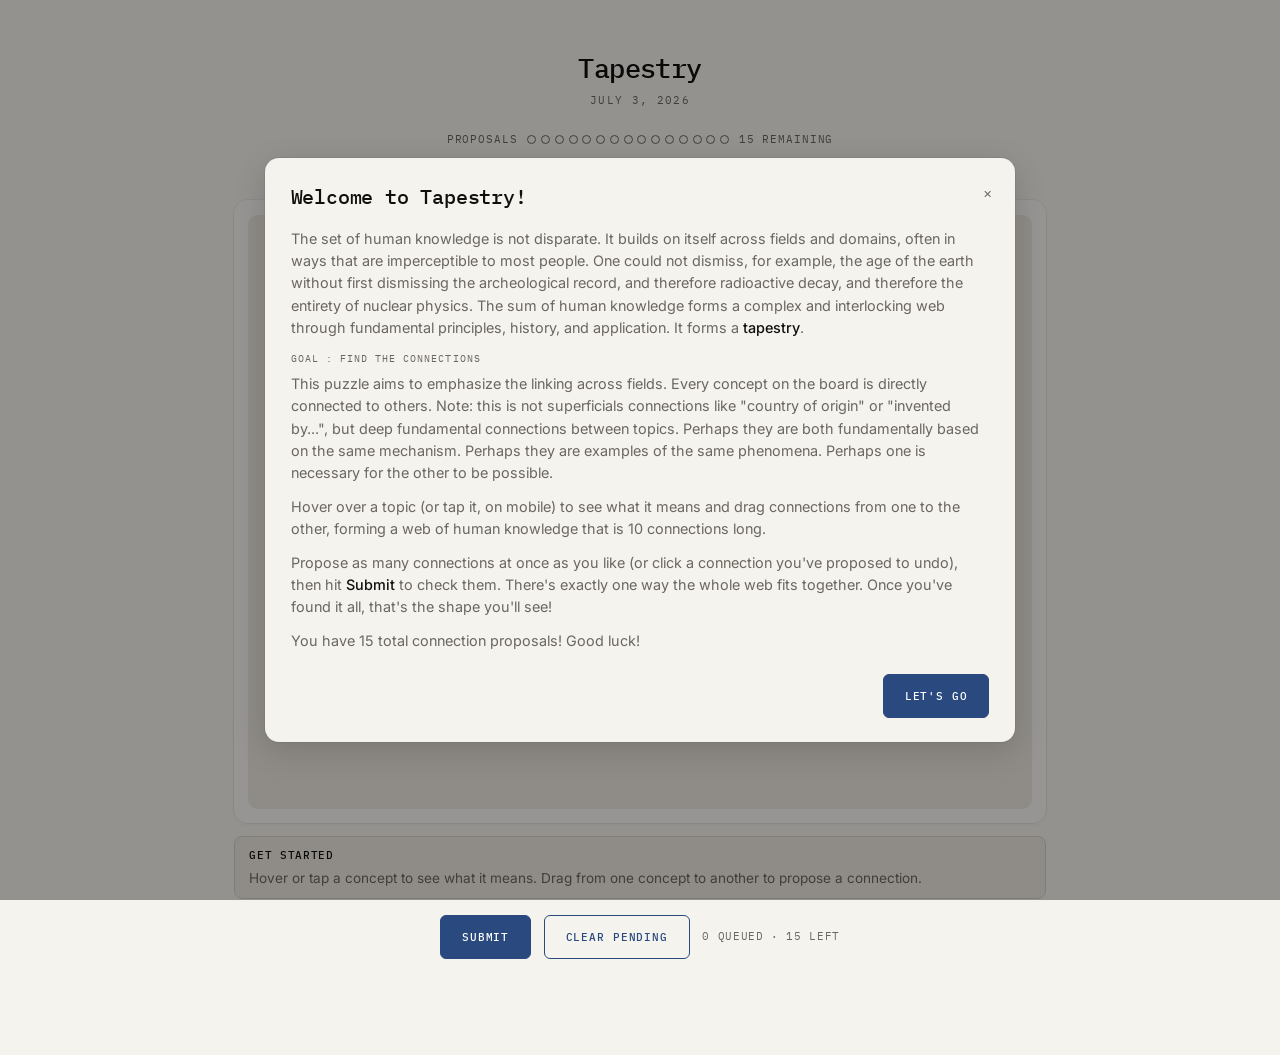
<file: tapestry.html>
<!DOCTYPE html>
<html lang="en">
<head>
<meta charset="UTF-8" />
<meta name="viewport" content="width=device-width, initial-scale=1.0" />
<title>Tapestry — Joshua Ange</title>
<link rel="preconnect" href="https://fonts.googleapis.com" />
<link rel="preconnect" href="https://fonts.gstatic.com" crossorigin />
<link href="https://fonts.googleapis.com/css2?family=Inter:wght@400;500;600&family=IBM+Plex+Mono:wght@400;500&family=Patrick+Hand&display=swap" rel="stylesheet">
<style>
:root {
  --ink: #0f0f0e;
  --paper: #f5f3ee;
  --warm: #ede9e0;
  --surface: #faf8f4;
  --accent: #2a4a7f;
  --muted: #6b6660;
  --rule: #d4cfc8;
  --mono: 'IBM Plex Mono', monospace;
  --sans: 'Inter', system-ui, sans-serif;
  --hand: 'Patrick Hand', cursive;
  --hub-1: #4e9a5e;
  --hub-2: #3b6dbf;
  --hub-3: #b56d1e;
  --hub-4: #8050a0;
  --missed: #9a9488;
}

*, *::before, *::after { box-sizing: border-box; margin: 0; padding: 0; }
html { height: 100%; }
body {
  background: var(--paper);
  color: var(--ink);
  font-family: var(--sans);
  font-size: 16px;
  line-height: 1.5;
  -webkit-font-smoothing: antialiased;
  min-height: 100%;
  -webkit-user-select: none;
  user-select: none;
}

.page-wrap {
  max-width: 860px;
  margin: 0 auto;
  padding: clamp(1.5rem, 5vw, 3rem) clamp(.8rem, 3vw, 1.5rem) 4rem;
  display: flex;
  flex-direction: column;
  align-items: center;
}
.page-wrap > * { width: 100%; }

.page-header { margin-bottom: 1.4rem; text-align: center; }
.page-header h1 {
  font-family: var(--mono);
  font-size: clamp(1.1rem, 4vw, 1.7rem);
  font-weight: 500;
  letter-spacing: -.02em;
  color: var(--ink);
  margin-bottom: .2rem;
}
.page-header .subtitle {
  font-family: var(--mono);
  font-size: clamp(.6rem, 2vw, .7rem);
  letter-spacing: .12em;
  text-transform: uppercase;
  color: var(--muted);
}

.attempts-bar {
  display: flex; align-items: center; justify-content: center; gap: .6rem;
  margin-bottom: 1rem;
  font-family: var(--mono); font-size: clamp(.6rem, 2vw, .68rem); letter-spacing: .08em;
  text-transform: uppercase; color: var(--muted);
  flex-wrap: wrap;
}
.attempt-pips { display: flex; gap: .3rem; }
.pip {
  width: 9px; height: 9px; border-radius: 50%;
  border: 1.5px solid var(--muted); background: transparent;
  transition: background .25s;
}
.pip.used { background: var(--ink); border-color: var(--ink); }

.feedback {
  font-family: var(--mono); font-size: clamp(.62rem, 2vw, .72rem); letter-spacing: .04em;
  color: var(--muted); min-height: 1.3rem; margin-bottom: 1rem;
  text-align: center;
}
.feedback.correct  { color: #2d7a3a; }
.feedback.incorrect { color: #b03030; }

/* BOARD */
.board-section { margin-bottom: 1rem; }
.board-card {
  background: var(--surface);
  border-radius: 14px;
  padding: clamp(.5rem, 2vw, .9rem);
  box-shadow: 0 1px 4px rgba(0,0,0,.06), 0 0 0 1px rgba(0,0,0,.04);
}
.physics-board {
  position: relative;
  width: 100%;
  min-height: clamp(400px, 66vh, 600px);
  overflow: hidden;
  border-radius: 10px;
  background: var(--warm);
}
.conn-svg { position: absolute; inset: 0; width: 100%; height: 100%; pointer-events: none; }
.conn-visible { fill: none; stroke-linecap: round; }
.conn-hit { stroke: transparent; stroke-width: 24; fill: none; pointer-events: stroke; cursor: pointer; }
.conn-pending .conn-visible { stroke: var(--muted); stroke-width: 1.75; stroke-dasharray: 5 4; opacity: .7; }
.conn-pending .conn-hit { cursor: pointer; }
.conn-locked.diff-1 .conn-visible { stroke: var(--hub-1); }
.conn-locked.diff-2 .conn-visible { stroke: var(--hub-2); }
.conn-locked.diff-3 .conn-visible { stroke: var(--hub-3); }
.conn-locked.diff-4 .conn-visible { stroke: var(--hub-4); }
.conn-locked .conn-visible { stroke-width: 2.5; }
.conn-missed.diff-1 .conn-visible { stroke: var(--hub-1); }
.conn-missed.diff-2 .conn-visible { stroke: var(--hub-2); }
.conn-missed.diff-3 .conn-visible { stroke: var(--hub-3); }
.conn-missed.diff-4 .conn-visible { stroke: var(--hub-4); }
.conn-missed .conn-visible { stroke-width: 1.5; stroke-dasharray: 3 5; opacity: .5; }
.drag-line { stroke: var(--accent); stroke-width: 2; stroke-dasharray: 4 4; opacity: .65; stroke-linecap: round; pointer-events: none; }

.node-pill {
  position: absolute;
  left: 0; top: 0;
  padding: .5rem .85rem;
  border-radius: 7px;
  background: #fff;
  color: var(--ink);
  border: 1.5px solid var(--rule);
  font-family: var(--mono);
  font-size: clamp(.56rem, 1.7vw, .68rem);
  font-weight: 500;
  letter-spacing: .04em;
  text-transform: uppercase;
  text-align: center;
  line-height: 1.35;
  white-space: pre-line;
  max-width: clamp(85px, 22vw, 130px);
  overflow-wrap: break-word;
  cursor: grab;
  z-index: 2;
  box-shadow: 0 1px 3px rgba(0,0,0,.12), 0 1px 1px rgba(0,0,0,.05);
  transition: border-color .15s, box-shadow .15s, opacity .4s ease;
  user-select: none;
  touch-action: none;
}
.node-pill:active { cursor: grabbing; }
.node-pill:hover { border-color: #b9b2a4; }
.node-pill:focus-visible { outline: 2px solid var(--accent); outline-offset: 3px; }
.node-pill.selected {
  border-color: var(--accent);
  box-shadow: 0 0 0 3px rgba(42,74,127,.25);
}

.info-panel {
  margin-top: .8rem;
  padding: .65rem .9rem;
  border-radius: 8px;
  background: var(--warm);
  border: 1px solid var(--rule);
  min-height: 3.4rem;
}
.info-label {
  font-family: var(--mono); font-size: clamp(.6rem,1.8vw,.68rem);
  letter-spacing: .06em; text-transform: uppercase; color: var(--ink);
  font-weight: 500; display: block; margin-bottom: .25rem;
}
.info-text {
  font-family: var(--sans); font-size: clamp(.78rem,2.2vw,.85rem);
  color: var(--muted); line-height: 1.5;
}

.controls {
  display: flex; gap: .8rem; align-items: center; justify-content: center;
  margin-bottom: 2rem; flex-wrap: wrap;
}
.btn {
  font-family: var(--mono); font-size: clamp(.62rem, 2vw, .68rem); font-weight: 500;
  letter-spacing: .08em; text-transform: uppercase;
  padding: .55rem 1.3rem; border-radius: 6px;
  border: 1.5px solid var(--accent); color: var(--accent);
  background: transparent; cursor: pointer;
  transition: background .15s, color .15s;
  min-height: 44px;
}
.btn:hover { background: var(--accent); color: #fff; }
.btn:disabled { border-color: var(--rule); color: var(--muted); cursor: not-allowed; }
.btn:disabled:hover { background: transparent; color: var(--muted); }
.btn-filled { background: var(--accent); color: #fff; }
.btn-filled:hover { background: #2d4aa0; }
.pending-counter {
  font-family: var(--mono); font-size: clamp(.6rem, 2vw, .66rem); letter-spacing: .06em;
  text-transform: uppercase; color: var(--muted);
}
.pending-counter.over-limit { color: #b03030; }

/* MODALS */
.modal-backdrop {
  position: fixed; inset: 0; z-index: 200;
  background: rgba(0,0,0,.4);
  display: flex; align-items: center; justify-content: center;
  padding: 1rem;
  opacity: 0; animation: modalIn .22s ease forwards;
}
@keyframes modalIn { to { opacity: 1; } }
.modal-backdrop.closing { animation: modalOut .18s ease forwards; pointer-events: none; }
@keyframes modalOut { to { opacity: 0; } }

.modal {
  background: var(--paper); border-radius: 14px;
  box-shadow: 0 8px 32px rgba(0,0,0,.15), 0 0 0 1px rgba(0,0,0,.06);
  max-width: 750px;
  width: min(750px, 95vw);
  padding: clamp(1.2rem, 4vw, 1.5rem) clamp(1rem, 4vw, 1.6rem);
  position: relative;
  max-height: 90vh; overflow-y: auto;
  transform: translateY(14px); animation: modalSlide .22s ease forwards;
}
@keyframes modalSlide { to { transform: translateY(0); } }

.modal h2 { font-family: var(--mono); font-size: clamp(1rem, 3.5vw, 1.25rem); font-weight: 500; letter-spacing: -.01em; margin-bottom: 1rem; color: var(--ink); }
.modal p { font-size: clamp(.82rem, 2.5vw, .9rem); color: var(--muted); margin-bottom: .7rem; line-height: 1.55; }
.modal p strong { color: var(--ink); font-weight: 500; }

.modal-close { position: absolute; top: .9rem; right: 1rem; font-family: var(--mono); font-size: .7rem; letter-spacing: .06em; color: var(--muted); background: none; border: none; cursor: pointer; padding: .2rem .4rem; transition: color .12s; min-height: 44px; min-width: 44px; display: flex; align-items: center; justify-content: flex-end; }
.modal-close:hover { color: var(--ink); }
.modal-footer { margin-top: 1.4rem; display: flex; justify-content: flex-end; align-items: center; gap: .8rem; flex-wrap: wrap; }

.topology-wrap { display: flex; justify-content: center; margin: 1rem 0; }
.topology-image { width: min(220px, 60vw); height: min(220px, 60vw); }

.reveal-grid { margin-top: 1rem; display: grid; grid-template-columns: repeat(auto-fit, minmax(240px, 1fr)); gap: .5rem; }
.reveal-item { display: flex; align-items: flex-start; gap: .6rem; padding: .55rem .7rem; border-radius: 8px; background: var(--warm); border: 1px solid var(--rule); }
.reveal-swatch { width: 10px; height: 10px; border-radius: 50%; flex-shrink: 0; margin-top: .25rem; }
.reveal-hub-word { font-family: var(--mono); font-size: clamp(.66rem, 2vw, .74rem); font-weight: 500; letter-spacing: .02em; text-transform: uppercase; color: var(--ink); margin-bottom: .2rem; }
.reveal-hub-desc { font-size: clamp(.74rem, 2.2vw, .8rem); color: var(--muted); line-height: 1.45; }

.share-feedback { font-family: var(--mono); font-size: .65rem; letter-spacing: .06em; color: #2d7a3a; opacity: 0; transition: opacity .3s; }
.share-feedback.visible { opacity: 1; }

@keyframes fadeUp { from { opacity:0; transform:translateY(10px); } to { opacity:1; transform:translateY(0); } }
.fade-in { opacity: 0; animation: fadeUp .5s ease forwards; }
/* shake is applied as a JS-computed offset inside updateNodePositions(),
   not a CSS animation, so it doesn't fight the physics-driven transform */
@keyframes popNode { 50%{ filter: brightness(1.3); } }
.node-pill.pop { animation: popNode .3s ease; }
</style>
</head>
<body>

<div class="page-wrap">
  <div class="page-header fade-in">
    <h1>Tapestry</h1>
    <p class="subtitle" id="puzzleDateLabel">—</p>
  </div>

  <div class="attempts-bar fade-in" style="animation-delay:.15s">
    <span>Proposals</span>
    <div class="attempt-pips" id="attemptPips"></div>
    <span id="attemptsLeft">— remaining</span>
  </div>

  <div class="feedback" id="feedback"></div>

  <div class="board-section fade-in" style="animation-delay:.2s">
    <div class="board-card">
      <div class="physics-board" id="physicsBoard">
        <svg id="connSvg" class="conn-svg">
          <line id="dragLine" class="drag-line" x1="0" y1="0" x2="0" y2="0" style="display:none"></line>
        </svg>
      </div>
    </div>
    <div class="info-panel" id="infoPanel">
      <span class="info-label" id="infoLabel">Get started</span>
      <p class="info-text" id="infoText">Hover or tap a concept to see what it means. Drag from one concept to another to propose a connection.</p>
    </div>
  </div>

  <div class="controls fade-in" style="animation-delay:.3s">
    <button class="btn btn-filled" id="submitBtn">Submit</button>
    <button class="btn" id="clearBtn">Clear pending</button>
    <span class="pending-counter" id="pendingCounter">0 queued</span>
  </div>
</div>

<!-- INSTRUCTIONS MODAL -->
<div class="modal-backdrop" id="instructionsModal">
  <div class="modal">
    <button class="modal-close" id="instructionsClose">✕</button>
    <h2>Welcome to Tapestry!</h2>

    <p>The set of human knowledge is not disparate. It builds on itself across fields and domains, often in ways that are imperceptible to most people. One could not dismiss, for example, the age of the earth without first dismissing the archeological record, and therefore radioactive decay, and therefore the entirety of nuclear physics. The sum of human knowledge forms a complex and interlocking web through fundamental principles, history, and application. It forms a <strong>tapestry</strong>.</p>

    <p style="font-family:var(--mono);font-size:.65rem;letter-spacing:.1em;text-transform:uppercase;color:var(--muted);margin-bottom:.4rem">Goal : Find the connections</p>

    <p>This puzzle aims to emphasize the linking across fields. Every concept on the board is directly connected to others. Note: this is not superficials connections like "country of origin" or "invented by...", but deep fundamental connections between topics. Perhaps they are both fundamentally based on the same mechanism. Perhaps they are examples of the same phenomena. Perhaps one is necessary for the other to be possible.</p>
      
    <p>Hover over a topic (or tap it, on mobile) to see what it means and drag connections from one to the other, forming a web of human knowledge that is 10 connections long.</p>

    <p>Propose as many connections at once as you like (or click a connection you've proposed to undo), then hit <strong>Submit</strong> to check them. There's exactly one way the whole web fits together. Once you've found it all, that's the shape you'll see!</p>

    <p>You have 15 total connection proposals! Good luck!</p>

    <div class="modal-footer">
      <button class="btn btn-filled" id="instructionsStart">Let's go</button>
    </div>
  </div>
</div>

<!-- COMPLETION MODAL -->
<div class="modal-backdrop" id="completionModal" style="display:none">
  <div class="modal">
    <h2 id="completionTitle"></h2>
    <p id="completionMsg"></p>
    <div class="topology-wrap"><div class="topology-image" id="topologyImage"></div></div>
    <div class="reveal-grid" id="revealGrid"></div>
    <div class="modal-footer">
      <span class="share-feedback" id="shareFeedback">Copied!</span>
      <button class="btn" id="shareBtn">Share result</button>
      <button class="btn btn-filled" id="completionClose">Close</button>
    </div>
  </div>
</div>

<script>
// ═══════════════════════════════════════════════════════════════
// PUZZLE REGISTRY  (simple/obvious test content — not a real puzzle yet)
// ═══════════════════════════════════════════════════════════════
const PUZZLES = {
  "2026-07-03": {
    maxConnectionAttempts: 15,
    nodes: [
      { id:"firesetting",   label:"Firesetting",   desc:"A prehistoric mining technique where fires were set against a cavern wall to heat the stone before covering it with liquid." },
      { id:"cairn",   label:"Chambered Cairns",   desc:"A burial monument, typically from the Neolithic period, with an inner chamber." },
      { id:"solstice",   label:"Solstice",   desc:"Astronomical event marking the shortest or longest day or night of the year." },
      { id:"therm_shock",   label:"Thermal Shock",   desc:"Thermal stress caused by sudden temperature changes, making it shatter." },
      { id:"carbon_dating",   label:"Carbon Dating",   desc:"Scientific method to determine the age of organic materials by measuring the amount of carbon-14 in the sample." },
      { id:"radioactive_decay",   label:"Radioactive Decay",   desc:"The spontaneous process by which an unstable nucleus loses energy by emitting radiation." },
      { id:"smoke_detectors",   label:"Smoke Detectors",   desc:"A device that senses smoke in the air to detect fires inside a building." },
      { id:"grooved_ware",   label:"Grooved Ware",   desc:"A pottery style of the British Neolithic period, typically with a flat-bottomed pot and straight sides sloping outwards." },
      { id:"GR",   label:"General Relativity",   desc:"Albert Einstein's theory of gravity as the physical bending of space and time by heavy objects." },
    ],
    connections: [
      { a:"firesetting",  b:"therm_shock",  difficulty:1, desc:"Firesetting is a successful mining technique because it uses thermal shock to fracture the stone." },
      { a:"carbon_dating",  b:"radioactive_decay",  difficulty:2, desc:"Carbon dating is only possible because it is based on the known radioactive decay rate of carbon-14." },
      { a:"carbon_dating",  b:"grooved_ware",  difficulty:2, desc:"Carbon dating is done using the organic materials within/attached to groove ware to place their location in history." },
      { a:"cairn",  b:"grooved_ware",  difficulty:1, desc:"Grooved ware is found in chambered cairns, especially Late Neolithic Maeshowe-type passage graves." },
      { a:"cairn",  b:"solstice",  difficulty:3, desc:"Many cairns are constructed such that they align with astronomical events like solstices." },
      { a:"smoke_detectors",  b:"radioactive_decay",  difficulty:4, desc:"Some smoke detectors use the decay of Americium-241 to ionize the air and generate a current, allowing for detection of smoke." },
      { a:"grooved_ware",  b:"therm_shock",  difficulty:4, desc:"To resist against thermal shock, early grooved ware would use grog or shell as an agent to create micropores in the clay." },
      { a:"GR",  b:"radioactive_decay",  difficulty:4, desc:"General Relativity is necessary to predict the observed decay rates of fast particles like muons." },
      { a:"GR",  b:"solstice",  difficulty:2, desc:"Relativistic effects must be included for precision calculations of astronomical events like solstices." },
      { a:"firesetting",  b:"smoke_detectors",  difficulty:3, desc:"Firesetting is dangerous because of a lack of ventilation of gases like carbon monoxide, which smoke detectors specifically aim to sense." },
    ]
  }
};
// difficulty 1- you need to know the info provided to you
// difficulty 2- you need a little more than what's given, something that would borderline be in the definition.
// difficulty 3- you need to know more than what's given
// difficulty 4- you need to know more than what's given, and its technical

const DIFF_COLORS = {1:'#4e9a5e', 2:'#3b6dbf', 3:'#b56d1e', 4:'#8050a0'};
const LEN_BY_DIFF  = {1:300, 2:300, 3:300, 4:300};

// ═══════════════════════════════════════════════════════════════
// DATE & PUZZLE SELECTION
// ═══════════════════════════════════════════════════════════════
function todayStr() {
  const d = new Date();
  return `${d.getFullYear()}-${String(d.getMonth()+1).padStart(2,'0')}-${String(d.getDate()).padStart(2,'0')}`;
}
function formatDateDisplay(str) {
  const [y,m,d] = str.split('-').map(Number);
  const months = ['January','February','March','April','May','June','July','August','September','October','November','December'];
  return `${months[m-1]} ${d}, ${y}`;
}
function getMostRecentPuzzleDate() {
  const dates = Object.keys(PUZZLES).sort();
  return dates[dates.length - 1];
}
function getPuzzleDate() {
  const params = new URLSearchParams(window.location.search);
  const requested = params.get('d');
  return (requested && PUZZLES[requested]) ? requested : getMostRecentPuzzleDate();
}

const puzzleDateStr = getPuzzleDate();
const PUZZLE = PUZZLES[puzzleDateStr];
document.getElementById('puzzleDateLabel').textContent = formatDateDisplay(puzzleDateStr);

// ═══════════════════════════════════════════════════════════════
// GAME STATE
// ═══════════════════════════════════════════════════════════════
let connectionsAttempted = 0;
let gameOver = false;
let revealed = false;
let pendingConnections = [];
let lockedConnections  = [];

const connKey = (a,b) => [a,b].sort().join('|');
const validConnSet = new Set(PUZZLE.connections.map(c => connKey(c.a,c.b)));
function isValidPair(a,b) { return validConnSet.has(connKey(a,b)); }
function findConnDesc(a,b) {
  const key = connKey(a,b);
  return PUZZLE.connections.find(c => connKey(c.a,c.b) === key);
}
function isAlreadyConnected(a,b) {
  const key = connKey(a,b);
  return lockedConnections.some(c => connKey(c.a,c.b)===key) || pendingConnections.some(c => connKey(c.a,c.b)===key);
}
function checkWin() {
  return lockedConnections.length === PUZZLE.connections.length;
}
function hasAnyLock(id) {
  return lockedConnections.some(c => c.a===id || c.b===id);
}

// Recomputes which locked nodes belong to which component, and designates
// exactly one — the largest — as anchored to the real canonical layout.
// Smaller components get a "virtual home": their own correct internal shape
// (true relative offsets among just their own members) centered on the
// average of their members' ambient home spots rather than on the truth, so
// they don't reveal how they actually relate to anything else. Ties break on
// the alphabetically-lowest member id, purely for stability, not meaning.
function refreshLockedComponents() {
  const parent = {};
  PUZZLE.nodes.forEach(n => parent[n.id] = n.id);
  function find(x) { while (parent[x]!==x) { parent[x]=parent[parent[x]]; x=parent[x]; } return x; }
  function union(a,b) { const ra=find(a), rb=find(b); if (ra!==rb) parent[ra]=rb; }
  lockedConnections.forEach(c => union(c.a,c.b));
  const groups = {};
  PUZZLE.nodes.forEach(n => { const r = find(n.id); (groups[r] = groups[r] || []).push(n.id); });
  const comps = Object.values(groups).filter(g => g.length > 1);

  let largestIdx = -1, bestSize = -1, bestMinId = null;
  comps.forEach((members, idx) => {
    const size = members.length;
    const minId = members.slice().sort()[0];
    if (size > bestSize || (size === bestSize && minId < bestMinId)) {
      largestIdx = idx; bestSize = size; bestMinId = minId;
    }
  });

  Object.keys(nodeAnchorInfo).forEach(k => delete nodeAnchorInfo[k]);
  lockedComponentsList = comps.map((members, idx) => ({ members, isLargest: idx === largestIdx }));
  comps.forEach((members, idx) => {
    if (idx === largestIdx) {
      members.forEach(id => { nodeAnchorInfo[id] = { mode:'largest' }; });
    } else {
      let vx=0, vy=0, cx0=0, cy0=0;
      members.forEach(id => {
        vx += homeOffset[id].x; vy += homeOffset[id].y;
        cx0 += canonicalOffset[id].x; cy0 += canonicalOffset[id].y;
      });
      vx/=members.length; vy/=members.length; cx0/=members.length; cy0/=members.length;
      members.forEach(id => {
        nodeAnchorInfo[id] = {
          mode: 'small',
          virtualHome: { x:vx, y:vy },
          localShape: { x: canonicalOffset[id].x-cx0, y: canonicalOffset[id].y-cy0 }
        };
      });
    }
  });
}

// Dev-time sanity check — every puzzle's connections must span all nodes as one piece.
(function validatePuzzleConnected() {
  const ids = PUZZLE.nodes.map(n => n.id);
  if (ids.length === 0) return;
  const adj = {}; ids.forEach(id => adj[id] = []);
  PUZZLE.connections.forEach(c => { adj[c.a].push(c.b); adj[c.b].push(c.a); });
  const seen = new Set([ids[0]]);
  const queue = [ids[0]];
  while (queue.length) {
    const cur = queue.shift();
    adj[cur].forEach(nb => { if (!seen.has(nb)) { seen.add(nb); queue.push(nb); } });
  }
  if (seen.size !== ids.length) {
    console.warn('Tapestry: this puzzle\'s connections do not form one connected graph —',
      ids.length - seen.size, 'node(s) unreachable from the rest.');
  }
})();

// ═══════════════════════════════════════════════════════════════
// PHYSICS
// ═════════════════════════════════════════════════════════════
// Only a CONFIRMED connection pulls a node toward its one true position —
// pending guesses never do, right or wrong, or dragging any guess at all
// (even a nonsense one) would hand you the true layout for free. Every drawn
// connection (pending included) still actively keeps its distance from every
// other one, which is what prevents crossings while playing, not just at the
// end. Tested against 12 randomized discovery orders with wrong guesses mixed
// in: zero crossings at every checkpoint, and touching every node with a
// wrong guess never pulled any of them toward their real position.
//
// Motion itself is a single shared rotation around the board center, applied
// to every node's fixed "home" offset (its own ring slot while undiscovered,
// or its canonical offset once anchored) — so the confirmed structure turns
// as one rigid piece rather than each node wobbling independently, and
// floating nodes get a slow continuous sine-wave drift layered on top of
// their rotating slot instead of fresh random noise every frame.
//
// Every force that can newly switch on or off — a connection placed, locked,
// rejected, or cleared, or a node just becoming anchored — ramps smoothly
// instead of snapping to its new strength. Anchoring ramps in over ANCHOR_EASE
// frames. Every connection's own contribution (spring + spacing) chases a
// target of 1 (active) or 0 (removed) at a limited rate, so a rejected guess
// fades its influence out exactly as gently as a new one fades in — nothing
// switches off abruptly either.
//
// Only the LARGEST currently-locked component is anchored to its real,
// canonical position. Smaller, separate components keep their correct
// internal shape (true relative distances among their own members) but
// drift around an arbitrary "virtual home" derived from ambient randomness,
// not from the truth — so two disconnected discoveries never reveal how they
// actually relate to each other just by sitting suspiciously close (or far).
// This trades away a guarantee: previously every locked node shared one
// pre-verified crossing-free coordinate system, so crossings among locked
// edges were structurally impossible. Independent components can't offer
// that same guarantee on their own — two floating things could, rarely,
// drift through each other before the spacing force sorted it out. Two
// things help with that: each locked component also repels every other one
// as a whole rigid block (COMP_REPEL_K), proactively keeping them apart
// rather than only reacting once their edges are already close — tested
// this against the same 15 randomized build orders as before and it roughly
// halved the worst transient crossing count. And any target a node chases —
// virtual home, local shape, canonical offset — eases toward its current
// desired value (TARGET_CHASE_RATE) rather than snapping to it, which is
// what actually smooths out the sharp movements that happen when a
// component's membership changes (grows, or the largest designation shifts)
// without its anchor *mode* changing, since a bare mode-change check misses
// that case entirely.
const REPEL_R        = 90;
const REPEL_K        = 10;
const ANCHOR_PULL       = 0.05;
const SMALL_ANCHOR_PULL = 0.085;
const HOME_PULL      = 0.025;
const EDGE_SPACE_K   = 7;
const EDGE_SPACE_R   = 50;
const SPRING_K       = 0.028;
const DAMPING        = 0.8;
const BOUND_M        = 20;
const BOUND_K        = 0.3;
const ROT_SPEED      = 0.0009;
const DRIFT_AMP      = 18;
const DRIFT_FREQ_BASE = 0.012;
const ANCHOR_EASE       = 220; // frames to ramp the largest component up to full pull
const SMALL_ANCHOR_EASE = 110; // frames to ramp a smaller, non-revealing component up to full pull
const EDGE_EASE      = 50;  // frames for a connection's forces to fade fully in or out
const COMP_REPEL_K   = 18;  // strength pushing two whole locked components apart when they get close
const COMP_BUFFER    = 45;  // extra clearance kept between components, on top of their own radii
const TARGET_CHASE_RATE = 0.02; // fraction of the gap to a shifted target closed per frame

function smoothstep(t) { t = Math.max(0, Math.min(1, t)); return t*t*(3-2*t); }

let boardW = 0, boardH = 0;
let globalAngle = 0;
let clock = 0;
const nodePos = {};
const homeOffset = {};
const canonicalOffset = {};
const anchoredSince = {};   // id -> clock value when its current anchor mode began
const lastAnchorMode = {};  // id -> 'largest' | 'small' | 'ambient', to detect mode changes
const nodeAnchorInfo = {};  // id -> {mode:'largest'} or {mode:'small', virtualHome, localShape}
const targetOffsetValue = {}; // id -> {x,y}, smoothly chases its current desired target offset
let lockedComponentsList = []; // [{members:[ids], isLargest}], refreshed alongside nodeAnchorInfo
const edgeEaseValue = {};   // connection key -> current 0..1 strength, chases its target
const edgeMeta = {};        // connection key -> last known {a,b,length}, kept until fully faded out
const shakeUntil = {};      // id -> clock value when its current shake finishes

function measureBoard() {
  const rect = board.getBoundingClientRect();
  boardW = rect.width; boardH = rect.height;
}

function initPositions() {
  measureBoard();
  const cx = boardW/2, cy = boardH/2;
  PUZZLE.nodes.forEach(n => {
    const ox = (Math.random()*2-1) * (boardW*0.42);
    const oy = (Math.random()*2-1) * (boardH*0.42);
    homeOffset[n.id] = { x: ox, y: oy };
    nodePos[n.id] = {
      x: cx + ox,
      y: cy + oy,
      vx: (Math.random()-0.5)*4,
      vy: (Math.random()-0.5)*4,
      r: 30,
      driftPhaseX: Math.random()*Math.PI*2,
      driftPhaseY: Math.random()*Math.PI*2,
      driftFreq: DRIFT_FREQ_BASE * (0.8 + Math.random()*0.4)
    };
  });
}

function measureRadii() {
  PUZZLE.nodes.forEach(n => {
    const el = nodeEls[n.id];
    nodePos[n.id].r = Math.max(el.offsetWidth, el.offsetHeight) / 2;
  });
}

// Every connection currently desired — pending guesses, confirmed locks, and
// (once revealed) the ones you missed — with a target length each. Pending
// guesses use a neutral default length rather than their real one, so the
// physics doesn't tip off whether a guess is actually correct before you
// submit it. Call once per physics step before reading getActiveEdges().
//
// The length a connection pulls toward is itself smoothed separately from
// whether it's active at all: when a pending guess (generic length) gets
// promoted to locked (its true, shorter or longer length), that edge's force
// is usually already at full strength from sitting pending — jumping the
// target length instantly would still be a sudden correction even though
// nothing about its on/off state changed. currentLength eases toward
// whatever length is currently desired instead of snapping to it.
const LENGTH_CHASE_RATE = 0.025; // fraction of the remaining length gap closed per frame
const edgeLengthValue = {}; // connection key -> current effective length

function updateEdgeTracking(dt) {
  const desired = {};
  lockedConnections.forEach(c => {
    const full = findConnDesc(c.a,c.b);
    desired[connKey(c.a,c.b)] = { a:c.a, b:c.b, length: LEN_BY_DIFF[full ? full.difficulty : 2] || 110 };
  });
  pendingConnections.forEach(c => { desired[connKey(c.a,c.b)] = { a:c.a, b:c.b, length: 110 }; });
  if (revealed) {
    PUZZLE.connections.forEach(c => {
      const key = connKey(c.a,c.b);
      if (!lockedConnections.some(l => connKey(l.a,l.b)===key)) {
        desired[key] = { a:c.a, b:c.b, length: LEN_BY_DIFF[c.difficulty] || 110 };
      }
    });
  }

  Object.keys(desired).forEach(key => {
    edgeMeta[key] = desired[key];
    if (!(key in edgeEaseValue)) edgeEaseValue[key] = 0;
    if (!(key in edgeLengthValue)) edgeLengthValue[key] = desired[key].length;
  });

  const rate = dt / EDGE_EASE;
  Object.keys(edgeEaseValue).forEach(key => {
    const target = desired[key] ? 1 : 0;
    const diff = target - edgeEaseValue[key];
    const step = Math.sign(diff) * Math.min(Math.abs(diff), rate);
    edgeEaseValue[key] += step;
    if (!desired[key] && edgeEaseValue[key] <= 0.001) {
      delete edgeEaseValue[key];
      delete edgeMeta[key];
      delete edgeLengthValue[key];
    }
  });

  Object.keys(edgeLengthValue).forEach(key => {
    if (!desired[key]) return;
    edgeLengthValue[key] += (desired[key].length - edgeLengthValue[key]) * LENGTH_CHASE_RATE * dt;
  });
}
function getActiveEdges() {
  return Object.keys(edgeEaseValue)
    .map(key => ({ ...edgeMeta[key], length: edgeLengthValue[key] ?? edgeMeta[key].length, key, ease: edgeEaseValue[key] }))
    .filter(e => e.ease > 0.001);
}
function edgeSamples(p1,p2) { return [p1, {x:(p1.x+p2.x)/2, y:(p1.y+p2.y)/2}, p2]; }
function ccw(A,B,C) { return (C.y-A.y)*(B.x-A.x) > (B.y-A.y)*(C.x-A.x); }
function segIntersect(p1,p2,p3,p4) { return ccw(p1,p3,p4)!==ccw(p2,p3,p4) && ccw(p1,p2,p3)!==ccw(p1,p2,p4); }

function stepPhysics(dt) {
  globalAngle += ROT_SPEED*dt;
  clock += dt;
  updateEdgeTracking(dt);
  const ids = PUZZLE.nodes.map(n=>n.id);
  const forces = {};
  ids.forEach(id => forces[id] = {fx:0, fy:0});

  for (let i=0;i<ids.length;i++) {
    for (let j=i+1;j<ids.length;j++) {
      const a = nodePos[ids[i]], b = nodePos[ids[j]];
      const dx = b.x-a.x, dy = b.y-a.y;
      const dist = Math.sqrt(dx*dx+dy*dy) || 0.01;
      const minSep = (a.r+b.r) + 26;
      const radius = Math.max(REPEL_R, minSep);
      if (dist < radius) {
        const effDist = Math.max(dist, 8);
        const f = REPEL_K * (1 - dist/radius) / effDist;
        const fx = dx*f, fy = dy*f;
        forces[ids[i]].fx -= fx; forces[ids[i]].fy -= fy;
        forces[ids[j]].fx += fx; forces[ids[j]].fy += fy;
      }
    }
  }

  // Every locked component also repels every other one as a whole rigid
  // block — proactive separation between independent clusters, on top of
  // the reactive per-edge crossing avoidance below.
  for (let i=0;i<lockedComponentsList.length;i++) {
    for (let j=i+1;j<lockedComponentsList.length;j++) {
      const c1 = lockedComponentsList[i].members, c2 = lockedComponentsList[j].members;
      let c1x=0,c1y=0; c1.forEach(id => { c1x+=nodePos[id].x; c1y+=nodePos[id].y; }); c1x/=c1.length; c1y/=c1.length;
      let c2x=0,c2y=0; c2.forEach(id => { c2x+=nodePos[id].x; c2y+=nodePos[id].y; }); c2x/=c2.length; c2y/=c2.length;
      let r1=0; c1.forEach(id => { r1 = Math.max(r1, Math.hypot(nodePos[id].x-c1x, nodePos[id].y-c1y)+nodePos[id].r); });
      let r2=0; c2.forEach(id => { r2 = Math.max(r2, Math.hypot(nodePos[id].x-c2x, nodePos[id].y-c2y)+nodePos[id].r); });
      const dx = c2x-c1x, dy = c2y-c1y;
      const dist = Math.hypot(dx,dy) || 0.01;
      const minDist = r1+r2+COMP_BUFFER;
      if (dist < minDist) {
        const f = COMP_REPEL_K * (1 - dist/minDist);
        const ux = dx/dist, uy = dy/dist;
        const f1 = f/c1.length, f2 = f/c2.length;
        c1.forEach(id => { forces[id].fx -= ux*f1; forces[id].fy -= uy*f1; });
        c2.forEach(id => { forces[id].fx += ux*f2; forces[id].fy += uy*f2; });
      }
    }
  }

  const activeEdges = getActiveEdges();

  activeEdges.forEach(e => {
    const a = nodePos[e.a], b = nodePos[e.b];
    const dx = b.x-a.x, dy = b.y-a.y;
    const dist = Math.sqrt(dx*dx+dy*dy) || 0.01;
    const f = (dist-e.length)*SPRING_K*e.ease;
    const ux = dx/dist, uy = dy/dist;
    forces[e.a].fx += ux*f; forces[e.a].fy += uy*f;
    forces[e.b].fx -= ux*f; forces[e.b].fy -= uy*f;
  });

  // Every drawn connection keeps its distance from every other one — this is
  // what actually prevents crossings while you're still mid-puzzle, not just
  // at the end. Endpoints closer to a given sample point absorb more of the
  // push, which lets an edge un-cross by swinging rather than only sliding.
  // Each edge's contribution is scaled by its own current strength, which
  // fades both in (just placed) and out (rejected or cleared) smoothly.
  for (let i=0;i<activeEdges.length;i++) {
    for (let j=i+1;j<activeEdges.length;j++) {
      const e1 = activeEdges[i], e2 = activeEdges[j];
      if ([e1.a,e1.b].includes(e2.a) || [e1.a,e1.b].includes(e2.b)) continue;
      const pairEase = e1.ease*e2.ease;
      if (pairEase <= 0) continue;
      const p1a = nodePos[e1.a], p1b = nodePos[e1.b], p2a = nodePos[e2.a], p2b = nodePos[e2.b];
      const s1 = edgeSamples(p1a,p1b), s2 = edgeSamples(p2a,p2b);
      const w1 = [1,0.5,0], w1b = [0,0.5,1], w2 = [1,0.5,0], w2b = [0,0.5,1];
      const crossing = segIntersect(p1a,p1b,p2a,p2b);
      for (let si=0; si<3; si++) {
        for (let sj=0; sj<3; sj++) {
          const A = s1[si], B = s2[sj];
          const dx = B.x-A.x, dy = B.y-A.y;
          const dist = Math.sqrt(dx*dx+dy*dy) || 0.01;
          const radius = crossing ? EDGE_SPACE_R*1.8 : EDGE_SPACE_R;
          if (dist < radius) {
            const f = EDGE_SPACE_K*(1-dist/radius)/Math.max(dist,6) * (crossing?2.2:1) * pairEase;
            const fx = dx/dist*f, fy = dy/dist*f;
            forces[e1.a].fx -= fx*w1[si];  forces[e1.a].fy -= fy*w1[si];
            forces[e1.b].fx -= fx*w1b[si]; forces[e1.b].fy -= fy*w1b[si];
            forces[e2.a].fx += fx*w2[sj];  forces[e2.a].fy += fy*w2[sj];
            forces[e2.b].fx += fx*w2b[sj]; forces[e2.b].fy += fy*w2b[sj];
          }
        }
      }
    }
  }

  const cosA = Math.cos(globalAngle), sinA = Math.sin(globalAngle);
  const cx = boardW/2, cy = boardH/2;
  ids.forEach(id => {
    const p = nodePos[id];
    const info = nodeAnchorInfo[id];
    let targetOffset = null;
    let pull = ANCHOR_PULL, easeDur = ANCHOR_EASE;

    if (gameOver) {
      targetOffset = canonicalOffset[id];
    } else if (info && info.mode === 'largest') {
      targetOffset = canonicalOffset[id];
    } else if (info && info.mode === 'small') {
      targetOffset = { x: info.virtualHome.x+info.localShape.x, y: info.virtualHome.y+info.localShape.y };
      pull = SMALL_ANCHOR_PULL; easeDur = SMALL_ANCHOR_EASE;
    }

    const curMode = gameOver ? 'largest' : (info ? info.mode : 'ambient');
    if (lastAnchorMode[id] !== curMode) { anchoredSince[id] = clock; lastAnchorMode[id] = curMode; }

    if (targetOffset) {
      if (!(id in targetOffsetValue)) targetOffsetValue[id] = { x: targetOffset.x, y: targetOffset.y };
      else {
        targetOffsetValue[id].x += (targetOffset.x-targetOffsetValue[id].x) * TARGET_CHASE_RATE * dt;
        targetOffsetValue[id].y += (targetOffset.y-targetOffsetValue[id].y) * TARGET_CHASE_RATE * dt;
      }
      const cur = targetOffsetValue[id];
      const ease = smoothstep((clock-anchoredSince[id])/easeDur);
      const tx = cx + cur.x*cosA - cur.y*sinA;
      const ty = cy + cur.x*sinA + cur.y*cosA;
      forces[id].fx += (tx-p.x)*pull*ease;
      forces[id].fy += (ty-p.y)*pull*ease;
    } else {
      delete targetOffsetValue[id];
      const off = homeOffset[id];
      const rx = cx + off.x*cosA - off.y*sinA;
      const ry = cy + off.x*sinA + off.y*cosA;
      const driftX = Math.sin(clock*p.driftFreq + p.driftPhaseX) * DRIFT_AMP;
      const driftY = Math.cos(clock*p.driftFreq*0.85 + p.driftPhaseY) * DRIFT_AMP;
      forces[id].fx += (rx+driftX-p.x)*HOME_PULL;
      forces[id].fy += (ry+driftY-p.y)*HOME_PULL;
    }

    const m = p.r + 10;
    if (p.x < BOUND_M+m) forces[id].fx += (BOUND_M+m-p.x)*BOUND_K;
    if (p.x > boardW-BOUND_M-m) forces[id].fx -= (p.x-(boardW-BOUND_M-m))*BOUND_K;
    if (p.y < BOUND_M+m) forces[id].fy += (BOUND_M+m-p.y)*BOUND_K;
    if (p.y > boardH-BOUND_M-m) forces[id].fy -= (p.y-(boardH-BOUND_M-m))*BOUND_K;
  });

  ids.forEach(id => {
    const p = nodePos[id];
    p.vx = (p.vx + forces[id].fx*dt) * DAMPING;
    p.vy = (p.vy + forces[id].fy*dt) * DAMPING;
    p.x += p.vx*dt;
    p.y += p.vy*dt;
    p.x = Math.max(p.r, Math.min(boardW-p.r, p.x));
    p.y = Math.max(p.r, Math.min(boardH-p.r, p.y));
  });
}

let lastTs = null;
function animate(ts) {
  if (lastTs===null) lastTs = ts;
  let dt = (ts-lastTs)/16.6667;
  dt = Math.max(0.2, Math.min(dt, 2.5));
  lastTs = ts;
  if (boardW && boardH) {
    stepPhysics(dt);
    updateNodePositions();
    updateConnectionPositions();
  }
  requestAnimationFrame(animate);
}

// ═══════════════════════════════════════════════════════════════
// CANONICAL LAYOUT — deterministic, planarity-respecting graph drawing.
// Every puzzle has exactly one true shape: given the connection graph and
// each edge's target length, this settles to the same picture every time
// (no randomness anywhere in it). Anchored nodes are pulled straight to
// their coordinates in this layout, which is what makes the board converge
// toward the final shape as you play instead of only snapping to it at the
// very end, and guarantees found connections never cross each other.
// ═══════════════════════════════════════════════════════════════
let rawCanonicalPos = null;
let canonicalLayout = null;

function computeCanonicalLayout(nodeIds, edges, width, height) {
  const adj = {};
  nodeIds.forEach(id => adj[id] = []);
  edges.forEach(e => { adj[e.a].push(e.b); adj[e.b].push(e.a); });

  let root = nodeIds[0];
  nodeIds.forEach(id => { if (adj[id].length > adj[root].length) root = id; });

  const layer = {};
  const visited = new Set([root]);
  layer[root] = 0;
  const queue = [root];
  while (queue.length) {
    const cur = queue.shift();
    adj[cur].forEach(to => { if (!visited.has(to)) { visited.add(to); layer[to] = layer[cur]+1; queue.push(to); } });
  }
  // Any node the BFS never reached (shouldn't happen in a connected puzzle) still
  // needs a layer so the algorithm doesn't crash on malformed content.
  nodeIds.forEach(id => { if (!(id in layer)) layer[id] = 0; });

  const layers = {};
  nodeIds.forEach(id => { (layers[layer[id]] = layers[layer[id]] || []).push(id); });

  const pos = {};
  const cx = width/2, cy = height/2;
  const layerGap = 75;
  Object.keys(layers).sort((a,b)=>a-b).forEach(L => {
    const inLayer = layers[L];
    const r = L * layerGap;
    inLayer.forEach((id,i) => {
      const angle = (i/inLayer.length) * Math.PI*2 + Number(L)*0.35;
      pos[id] = { x: cx + Math.cos(angle)*r, y: cy + Math.sin(angle)*r, vx:0, vy:0 };
    });
  });

  const REPEL_STRENGTH = 5000, SPRING_K = 0.06, DAMPING = 0.85;
  for (let iter=0; iter<5000; iter++) {
    const forces = {}; nodeIds.forEach(id => forces[id] = {fx:0, fy:0});
    for (let i=0;i<nodeIds.length;i++) {
      for (let j=i+1;j<nodeIds.length;j++) {
        const a=pos[nodeIds[i]], b=pos[nodeIds[j]];
        const dx=b.x-a.x, dy=b.y-a.y;
        const dist = Math.sqrt(dx*dx+dy*dy) || 0.01;
        const f = REPEL_STRENGTH/(dist*dist);
        const fx=dx/dist*f, fy=dy/dist*f;
        forces[nodeIds[i]].fx -= fx; forces[nodeIds[i]].fy -= fy;
        forces[nodeIds[j]].fx += fx; forces[nodeIds[j]].fy += fy;
      }
    }
    edges.forEach(e => {
      const a=pos[e.a], b=pos[e.b];
      const dx=b.x-a.x, dy=b.y-a.y;
      const dist = Math.sqrt(dx*dx+dy*dy) || 0.01;
      const f = (dist-e.length)*SPRING_K;
      const ux=dx/dist, uy=dy/dist;
      forces[e.a].fx += ux*f; forces[e.a].fy += uy*f;
      forces[e.b].fx -= ux*f; forces[e.b].fy -= uy*f;
    });
    nodeIds.forEach(id => {
      const p = pos[id];
      p.vx = (p.vx+forces[id].fx)*DAMPING;
      p.vy = (p.vy+forces[id].fy)*DAMPING;
      p.x += p.vx; p.y += p.vy;
    });
  }
  return pos;
}

function normalizeToFit(pos, nodeIds, targetW, targetH, padding) {
  let minX=Infinity, maxX=-Infinity, minY=Infinity, maxY=-Infinity;
  nodeIds.forEach(id => {
    const p = pos[id];
    minX=Math.min(minX,p.x); maxX=Math.max(maxX,p.x);
    minY=Math.min(minY,p.y); maxY=Math.max(maxY,p.y);
  });
  const w = Math.max(maxX-minX, 1), h = Math.max(maxY-minY, 1);
  const availW = Math.max(targetW-padding*2, 1), availH = Math.max(targetH-padding*2, 1);
  const scale = Math.min(availW/w, availH/h);
  const cx0=(minX+maxX)/2, cy0=(minY+maxY)/2;
  const out = {};
  nodeIds.forEach(id => {
    out[id] = { x: (pos[id].x-cx0)*scale + targetW/2, y: (pos[id].y-cy0)*scale + targetH/2 };
  });
  return out;
}

function ensureCanonicalComputed() {
  if (rawCanonicalPos) return;
  const nodeIds = PUZZLE.nodes.map(n => n.id);
  const edges = PUZZLE.connections.map(c => ({ a:c.a, b:c.b, length: LEN_BY_DIFF[c.difficulty] || 110 }));
  rawCanonicalPos = computeCanonicalLayout(nodeIds, edges, 700, 480);
}

function getCanonicalFitted(targetW, targetH, padding) {
  ensureCanonicalComputed();
  return normalizeToFit(rawCanonicalPos, PUZZLE.nodes.map(n=>n.id), targetW, targetH, padding);
}

function refreshCanonicalLayout() {
  canonicalLayout = getCanonicalFitted(boardW || 400, boardH || 400, 40);
  const cx = (boardW||400)/2, cy = (boardH||400)/2;
  PUZZLE.nodes.forEach(n => {
    const p = canonicalLayout[n.id];
    if (p) canonicalOffset[n.id] = { x: p.x-cx, y: p.y-cy };
  });
}

// Dev-time sanity check — trees are automatically drawable without crossings,
// but a puzzle with extra edges (cycles) might not be. This warns in the
// console if the automatic layout couldn't find a crossing-free arrangement,
// so it's easy to catch before publishing a new day's puzzle.
(function validatePuzzlePlanar() {
  ensureCanonicalComputed();
  const edges = PUZZLE.connections;
  let crossings = 0;
  for (let i=0;i<edges.length;i++) {
    for (let j=i+1;j<edges.length;j++) {
      const e1 = edges[i], e2 = edges[j];
      if ([e1.a,e1.b].includes(e2.a) || [e1.a,e1.b].includes(e2.b)) continue;
      if (segIntersect(rawCanonicalPos[e1.a], rawCanonicalPos[e1.b], rawCanonicalPos[e2.a], rawCanonicalPos[e2.b])) crossings++;
    }
  }
  if (crossings > 0) {
    console.warn('Tapestry: the automatic layout for this puzzle has', crossings,
      'crossing(s) — it may not settle into a clean shape. Trees (one fewer edge than nodes) are always safe; a puzzle with cycles may need its connections or difficulty/length pairing adjusted.');
  }
})();

// ═══════════════════════════════════════════════════════════════
// DOM REFS
// ═══════════════════════════════════════════════════════════════
const board = document.getElementById('physicsBoard');
const svg   = document.getElementById('connSvg');
const svgNS = 'http://www.w3.org/2000/svg';
const dragLine = document.getElementById('dragLine');
const nodeEls = {};
const connEls = {};

// ═══════════════════════════════════════════════════════════════
// BUILD NODE ELEMENTS
// ═══════════════════════════════════════════════════════════════
function clientToBoard(clientX, clientY) {
  const rect = board.getBoundingClientRect();
  return { x: clientX-rect.left, y: clientY-rect.top };
}

function buildNodeElements() {
  PUZZLE.nodes.forEach(n => {
    const el = document.createElement('div');
    el.className = 'node-pill';
    el.textContent = n.label;
    el.dataset.id = n.id;
    el.tabIndex = 0;
    el.style.opacity = '0';
    attachNodeHandlers(el, n.id);
    board.appendChild(el);
    nodeEls[n.id] = el;
  });
}

const SHAKE_DURATION = 24; // ~0.4s at 60fps

function updateNodePositions() {
  PUZZLE.nodes.forEach(n => {
    const p = nodePos[n.id];
    const el = nodeEls[n.id];
    let shakeX = 0;
    const until = shakeUntil[n.id];
    if (until && clock < until) {
      const remaining = until - clock;
      const decay = remaining / SHAKE_DURATION;
      shakeX = Math.sin(remaining * 2.2) * 5 * decay;
    }
    el.style.transform = `translate(${p.x+shakeX}px,${p.y}px) translate(-50%,-50%)`;
  });
}

// ═════════════════════════════════════════════════════════════
// CONNECTION RENDERING
// ═══════════════════════════════════════════════════════════
function ensureConnEl(aId, bId, kind, difficulty) {
  const key = connKey(aId,bId);
  if (connEls[key] && connEls[key].kind === kind) return;
  if (connEls[key]) { connEls[key].g.remove(); delete connEls[key]; }

  const g = document.createElementNS(svgNS, 'g');
  g.classList.add('conn-line', `conn-${kind}`);
  if (difficulty) g.classList.add(`diff-${difficulty}`);

  const visible = document.createElementNS(svgNS,'line');
  visible.classList.add('conn-visible');
  g.appendChild(visible);

  const hit = document.createElementNS(svgNS,'line');
  hit.classList.add('conn-hit');
  if (kind === 'pending') {
    hit.addEventListener('pointerup', e => { e.stopPropagation(); removePending(aId,bId); });
  } else {
    hit.addEventListener('pointerup', e => { e.stopPropagation(); showInfoForConnection(aId,bId); });
    hit.addEventListener('mouseenter', () => showInfoForConnection(aId,bId));
  }
  g.appendChild(hit);
  svg.appendChild(g);
  connEls[key] = {g, visible, hit, aId, bId, kind};
}

function syncConnectionStructure() {
  const wanted = new Set();
  lockedConnections.forEach(c => {
    const full = findConnDesc(c.a,c.b);
    ensureConnEl(c.a,c.b,'locked', full ? full.difficulty : null);
    wanted.add(connKey(c.a,c.b));
  });
  pendingConnections.forEach(c => { ensureConnEl(c.a,c.b,'pending',null); wanted.add(connKey(c.a,c.b)); });
  if (revealed) {
    PUZZLE.connections.forEach(c => {
      const key = connKey(c.a,c.b);
      if (!wanted.has(key)) { ensureConnEl(c.a,c.b,'missed', c.difficulty); wanted.add(key); }
    });
  }
  Object.keys(connEls).forEach(key => {
    if (!wanted.has(key)) { connEls[key].g.remove(); delete connEls[key]; }
  });
}

function updateConnectionPositions() {
  Object.values(connEls).forEach(entry => {
    const a = nodePos[entry.aId], b = nodePos[entry.bId];
    if (!a || !b) return;
    entry.visible.setAttribute('x1',a.x); entry.visible.setAttribute('y1',a.y);
    entry.visible.setAttribute('x2',b.x); entry.visible.setAttribute('y2',b.y);
    entry.hit.setAttribute('x1',a.x); entry.hit.setAttribute('y1',a.y);
    entry.hit.setAttribute('x2',b.x); entry.hit.setAttribute('y2',b.y);
  });
}

// ═════════════════════════════════════════════════════════════
// INFO PANEL
// ═══════════════════════════════════════════════════════════════
function showInfoForNode(id) {
  const n = PUZZLE.nodes.find(n => n.id===id);
  document.getElementById('infoLabel').textContent = n.label;
  document.getElementById('infoText').textContent = n.desc;
}
function showInfoForConnection(a,b) {
  const c = findConnDesc(a,b);
  if (!c) return;
  const nodeA = PUZZLE.nodes.find(n=>n.id===a), nodeB = PUZZLE.nodes.find(n=>n.id===b);
  document.getElementById('infoLabel').textContent = `${nodeA.label} \u2194 ${nodeB.label}`;
  document.getElementById('infoText').textContent = c.desc;
}

// ═══════════════════════════════════════════════════════════════════
// INTERACTION — drag to connect (mouse + touch via Pointer Events),
// hover for info (desktop), tap-without-drag for info (touch fallback),
// keyboard Enter/Space fallback for accessibility.
// ═════════════════════════════════════════════════════════════════════════════════════════════
const DRAG_THRESHOLD = 6;
let dragState = null;
let kbSelected = null;

function attachNodeHandlers(el, id) {
  el.addEventListener('mouseenter', () => showInfoForNode(id));
  el.addEventListener('pointerdown', e => {
    if (gameOver) { showInfoForNode(id); return; }
    e.preventDefault();
    dragState = { fromId:id, startX:e.clientX, startY:e.clientY, isDragging:false };
    el.setPointerCapture(e.pointerId);
    el.addEventListener('pointermove', onNodeDragMove);
    el.addEventListener('pointerup', onNodeDragEnd);
    el.addEventListener('pointercancel', onNodeDragCancel);
  });
  el.addEventListener('keydown', e => {
    if (gameOver) return;
    if (e.key==='Enter' || e.key===' ') { e.preventDefault(); keyboardNodeActivate(id); }
  });
}

function onNodeDragMove(e) {
  if (!dragState) return;
  const dx = e.clientX-dragState.startX, dy = e.clientY-dragState.startY;
  if (!dragState.isDragging && Math.hypot(dx,dy) > DRAG_THRESHOLD) {
    dragState.isDragging = true;
    dragLine.style.display = 'block';
  }
  if (dragState.isDragging) {
    const from = nodePos[dragState.fromId];
    const to = clientToBoard(e.clientX, e.clientY);
    dragLine.setAttribute('x1', from.x);
    dragLine.setAttribute('y1', from.y);
    dragLine.setAttribute('x2', to.x);
    dragLine.setAttribute('y2', to.y);
  }
}

function onNodeDragEnd(e) {
  if (!dragState) return;
  const el = nodeEls[dragState.fromId];
  cleanupDragListeners(el);
  dragLine.style.display = 'none';
  const wasDragging = dragState.isDragging;
  const fromId = dragState.fromId;
  if (wasDragging) {
    const target = document.elementFromPoint(e.clientX, e.clientY);
    const targetPill = target && target.closest('.node-pill');
    if (targetPill && targetPill.dataset.id && targetPill.dataset.id !== fromId) {
      tryAddPending(fromId, targetPill.dataset.id);
    }
  } else {
    showInfoForNode(fromId);
  }
  dragState = null;
}

function onNodeDragCancel() {
  if (!dragState) return;
  const el = nodeEls[dragState.fromId];
  cleanupDragListeners(el);
  dragLine.style.display = 'none';
  dragState = null;
}

function cleanupDragListeners(el) {
  if (!el) return;
  el.removeEventListener('pointermove', onNodeDragMove);
  el.removeEventListener('pointerup', onNodeDragEnd);
  el.removeEventListener('pointercancel', onNodeDragCancel);
}

function keyboardNodeActivate(id) {
  if (kbSelected === null) {
    kbSelected = id;
    nodeEls[id].classList.add('selected');
    showInfoForNode(id);
  } else if (kbSelected === id) {
    nodeEls[id].classList.remove('selected');
    kbSelected = null;
  } else {
    const a = kbSelected;
    nodeEls[a].classList.remove('selected');
    kbSelected = null;
    tryAddPending(a, id);
    showInfoForNode(id);
  }
}

function tryAddPending(a,b) {
  if (isAlreadyConnected(a,b)) {
    showFeedback('Already connected.', '');
    return;
  }
  pendingConnections.push({a,b});
  syncConnectionStructure();
  updatePendingCounter();
}

function removePending(a,b) {
  const key = connKey(a,b);
  pendingConnections = pendingConnections.filter(c => connKey(c.a,c.b)!==key);
  syncConnectionStructure();
  updatePendingCounter();
}

// ═══════════════════════════════════════════════════════════════
// SUBMIT / CLEAR
// ═════════════════════════════════════════════════════════════════
function onSubmit() {
  if (gameOver) return;
  if (pendingConnections.length === 0) {
    showFeedback('Connect at least one pair before submitting.', '');
    return;
  }
  const remaining = PUZZLE.maxConnectionAttempts - connectionsAttempted;
  if (pendingConnections.length > remaining) {
    const over = pendingConnections.length - remaining;
    showFeedback(`Only ${remaining} connection proposals${remaining===1?'':'s'} left — remove ${over} before submitting.`, '');
    return;
  }

  connectionsAttempted += pendingConnections.length;
  updatePips();

  let correctCount = 0, wrongCount = 0;
  const newlyLocked = [], wrongPairs = [];

  pendingConnections.forEach(pair => {
    if (isValidPair(pair.a, pair.b)) {
      lockedConnections.push(pair);
      newlyLocked.push(pair);
      correctCount++;
    } else {
      wrongPairs.push(pair);
      wrongCount++;
    }
  });

  pendingConnections = [];
  refreshLockedComponents();
  syncConnectionStructure();
  updatePendingCounter();

  newlyLocked.forEach(p => { popNode(p.a); popNode(p.b); });
  wrongPairs.forEach(p => { shakeNode(p.a); shakeNode(p.b); });

  if (correctCount && !wrongCount) showFeedback(`${correctCount} connection${correctCount>1?'s':''} confirmed.`, 'correct');
  else if (correctCount) showFeedback(`${correctCount} correct, ${wrongCount} incorrect.`, '');
  else showFeedback('No connections confirmed.', 'incorrect');

  if (checkWin()) { endGame(true); return; }
  if (connectionsAttempted >= PUZZLE.maxConnectionAttempts) { endGame(false); return; }
}

function onClear() {
  if (gameOver) return;
  pendingConnections = [];
  syncConnectionStructure();
  updatePendingCounter();
  showFeedback('', '');
}

function popNode(id) {
  const el = nodeEls[id];
  if (!el) return;
  el.classList.remove('pop'); void el.offsetWidth;
  el.classList.add('pop');
  setTimeout(() => el.classList.remove('pop'), 400);
}
function shakeNode(id) {
  if (!nodeEls[id]) return;
  shakeUntil[id] = clock + SHAKE_DURATION;
}

// ═══════════════════════════════════════════════════════════════
// UI HELPERS
// ═════════════════════════════════════════════════════════════════
function buildPips() {
  const c = document.getElementById('attemptPips');
  c.innerHTML = '';
  for (let i=0;i<PUZZLE.maxConnectionAttempts;i++) {
    const pip = document.createElement('div');
    pip.className = 'pip';
    pip.id = `pip${i}`;
    c.appendChild(pip);
  }
  updatePips();
}
function updatePips() {
  for (let i=0;i<PUZZLE.maxConnectionAttempts;i++) {
    const p = document.getElementById(`pip${i}`);
    if (p) p.classList.toggle('used', i<connectionsAttempted);
  }
  document.getElementById('attemptsLeft').textContent = (PUZZLE.maxConnectionAttempts-connectionsAttempted)+' remaining';
}
function updatePendingCounter() {
  const el = document.getElementById('pendingCounter');
  if (!el) return;
  const n = pendingConnections.length;
  const remaining = PUZZLE.maxConnectionAttempts - connectionsAttempted;
  el.textContent = `${n} queued \u00b7 ${remaining} left`;
  el.classList.toggle('over-limit', n > remaining);
}
function showFeedback(msg,type) {
  const el = document.getElementById('feedback');
  el.textContent = msg; el.className = 'feedback '+type;
}

// ═══════════════════════════════════════════════════════════════
// END GAME / REVEAL
// ═════════════════════════════════════════════════════════════════════════
function endGame(won) {
  gameOver = true;
  revealed = true;
  document.getElementById('submitBtn').disabled = true;
  document.getElementById('clearBtn').disabled = true;
  syncConnectionStructure();

  const totalConns = PUZZLE.connections.length;
  const found = lockedConnections.length;

  showFeedback(won ? 'The web is complete.' : 'Out of proposals.', won ? 'correct' : 'incorrect');
  document.getElementById('completionTitle').textContent = won ? 'Congratulations! Web complete.' : 'Web incomplete.';
  document.getElementById('completionMsg').textContent = won
    ? `You found the complete web! All ${totalConns} connections using ${connectionsAttempted}/${PUZZLE.maxConnectionAttempts} proposals.`
    : `You found ${found} of ${totalConns} connections before running out of proposals. Here's the complete shape:`;

  // Every node reveals its true position the instant gameOver flips true (see
  // the gameOver check inside stepPhysics's anchoring branch), so the physics
  // loop that's already running will glide the whole board to its one true
  // layout on its own — no separate transition step needed here.
  refreshCanonicalLayout();

  document.getElementById('topologyImage').innerHTML = buildTopologySVG();
  buildRevealGrid();
  document.getElementById('shareBtn').onclick = shareResult;
  setTimeout(() => openModal('completionModal'), won ? 500 : 200);
}

function buildTopologySVG() {
  const size = 240;
  const fitted = getCanonicalFitted(size, size, 22);
  let s = `<svg viewBox="0 0 ${size} ${size}" xmlns="http://www.w3.org/2000/svg" width="100%" height="100%">`;
  PUZZLE.connections.forEach(c => {
    const found = lockedConnections.some(l=>connKey(l.a,l.b)===connKey(c.a,c.b));
    const a = fitted[c.a], b = fitted[c.b];
    const color = DIFF_COLORS[c.difficulty] || '#999';
    s += `<line x1="${a.x.toFixed(1)}" y1="${a.y.toFixed(1)}" x2="${b.x.toFixed(1)}" y2="${b.y.toFixed(1)}" stroke="${color}" stroke-width="${found?2.5:1.3}" stroke-dasharray="${found?'none':'3 4'}" opacity="${found?1:0.45}" stroke-linecap="round"/>`;
  });
  PUZZLE.nodes.forEach(n => {
    const p = fitted[n.id];
    s += `<circle cx="${p.x.toFixed(1)}" cy="${p.y.toFixed(1)}" r="5.5" fill="#2a2826" stroke="#faf8f4" stroke-width="1.5"/>`;
  });
  s += `</svg>`;
  return s;
}

function buildRevealGrid() {
  const grid = document.getElementById('revealGrid');
  grid.innerHTML = '';
  PUZZLE.connections.forEach(c => {
    const found = lockedConnections.some(l => connKey(l.a,l.b)===connKey(c.a,c.b));
    const nodeA = PUZZLE.nodes.find(n=>n.id===c.a), nodeB = PUZZLE.nodes.find(n=>n.id===c.b);
    const item = document.createElement('div');
    item.className = 'reveal-item';
    item.innerHTML = `
      <div class="reveal-swatch" style="background:${DIFF_COLORS[c.difficulty]};opacity:${found?1:0.45}"></div>
      <div>
        <div class="reveal-hub-word">${nodeA.label} \u2194 ${nodeB.label}</div>
        <div class="reveal-hub-desc">${c.desc}</div>
      </div>`;
    grid.appendChild(item);
  });
}

function shareResult() {
  const won = checkWin();
  const totalConns = PUZZLE.connections.length;
  const found = lockedConnections.length;
  const text = `Tapestry — ${formatDateDisplay(puzzleDateStr)}\n${won?'Solved':'Unsolved'} — ${found}/${totalConns} links, ${connectionsAttempted}/${PUZZLE.maxConnectionAttempts} connection proposals`;
  navigator.clipboard.writeText(text).then(() => {
    const fb = document.getElementById('shareFeedback');
    fb.classList.add('visible');
    setTimeout(() => fb.classList.remove('visible'), 2000);
  }).catch(() => window.prompt('Copy your result:', text));
}

// ═════════════════════════════════════════════════════════════════
// MODALS
// ═══════════════════════════════════════════════════════════════
function closeModal(id) {
  const el = document.getElementById(id);
  el.classList.add('closing');
  const hide = () => { el.style.display = 'none'; el.classList.remove('closing'); };
  el.addEventListener('animationend', hide, {once:true});
  setTimeout(hide, 300);
}
function openModal(id) {
  const el = document.getElementById(id);
  el.classList.remove('closing');
  el.style.display = 'flex';
  el.classList.remove('modal-backdrop');
  void el.offsetWidth;
  el.classList.add('modal-backdrop');
}

// ═══════════════════════════════════════════════════════════════
// INIT
// ═══════════════════════════════════════════════════════════════
function init() {
  buildPips();
  updatePendingCounter();
  buildNodeElements();
  initPositions();
  measureRadii();
  refreshCanonicalLayout();
  refreshLockedComponents();
  updateNodePositions();
  requestAnimationFrame(() => {
    PUZZLE.nodes.forEach(n => nodeEls[n.id].style.opacity = '1');
  });
  requestAnimationFrame(animate);

  if (document.fonts && document.fonts.ready) {
    document.fonts.ready.then(() => measureRadii());
  }

  window.addEventListener('resize', () => {
    measureBoard();
    refreshCanonicalLayout();
  });

  board.addEventListener('pointerdown', e => {
    if (e.target === board || e.target === svg) {
      if (kbSelected !== null) {
        nodeEls[kbSelected].classList.remove('selected');
        kbSelected = null;
      }
    }
  });

  document.getElementById('submitBtn').addEventListener('click', onSubmit);
  document.getElementById('clearBtn').addEventListener('click', onClear);

  document.getElementById('instructionsClose').addEventListener('click', () => closeModal('instructionsModal'));
  document.getElementById('instructionsStart').addEventListener('click', () => closeModal('instructionsModal'));
  document.getElementById('instructionsModal').addEventListener('click', e => {
    if (e.target === e.currentTarget) closeModal('instructionsModal');
  });
  document.getElementById('completionClose').addEventListener('click', () => closeModal('completionModal'));
  document.getElementById('completionModal').addEventListener('click', e => {
    if (e.target === e.currentTarget) closeModal('completionModal');
  });
}

init();
</script>
</body>
</html>
</file>
